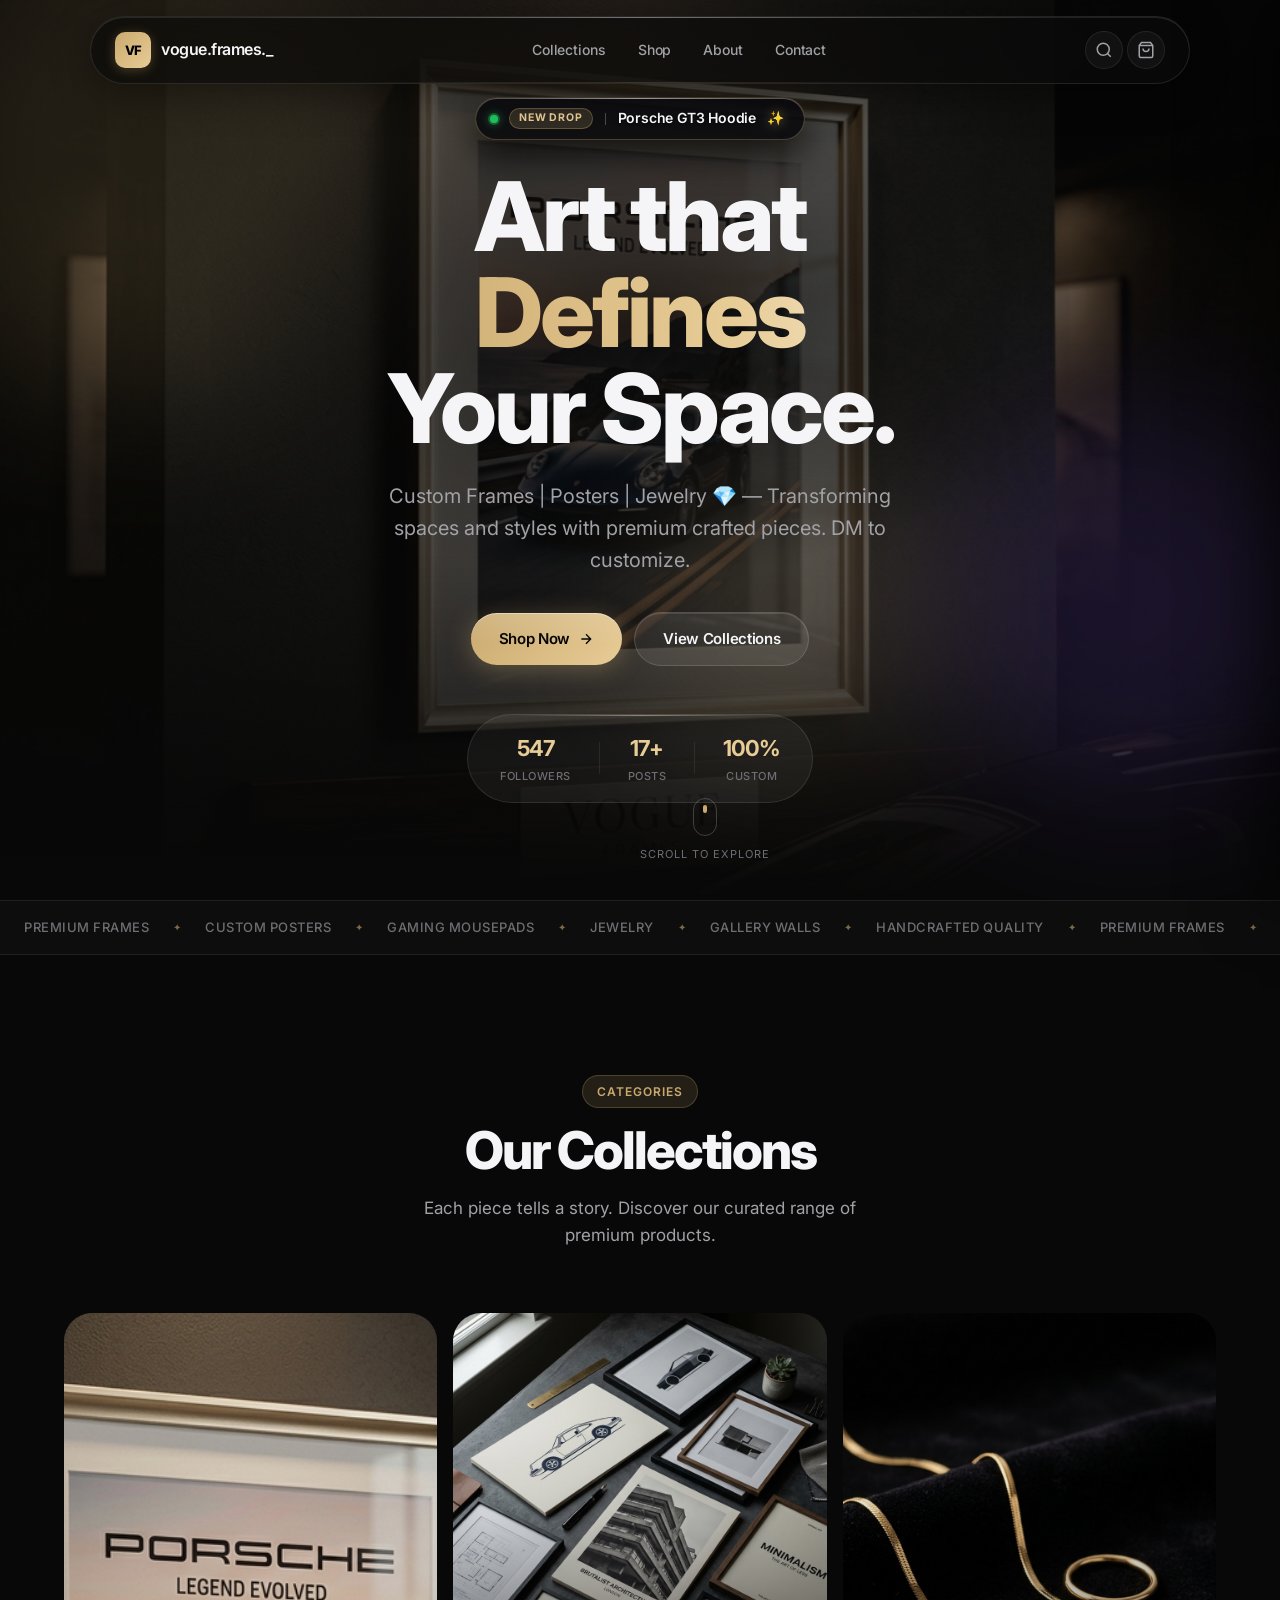
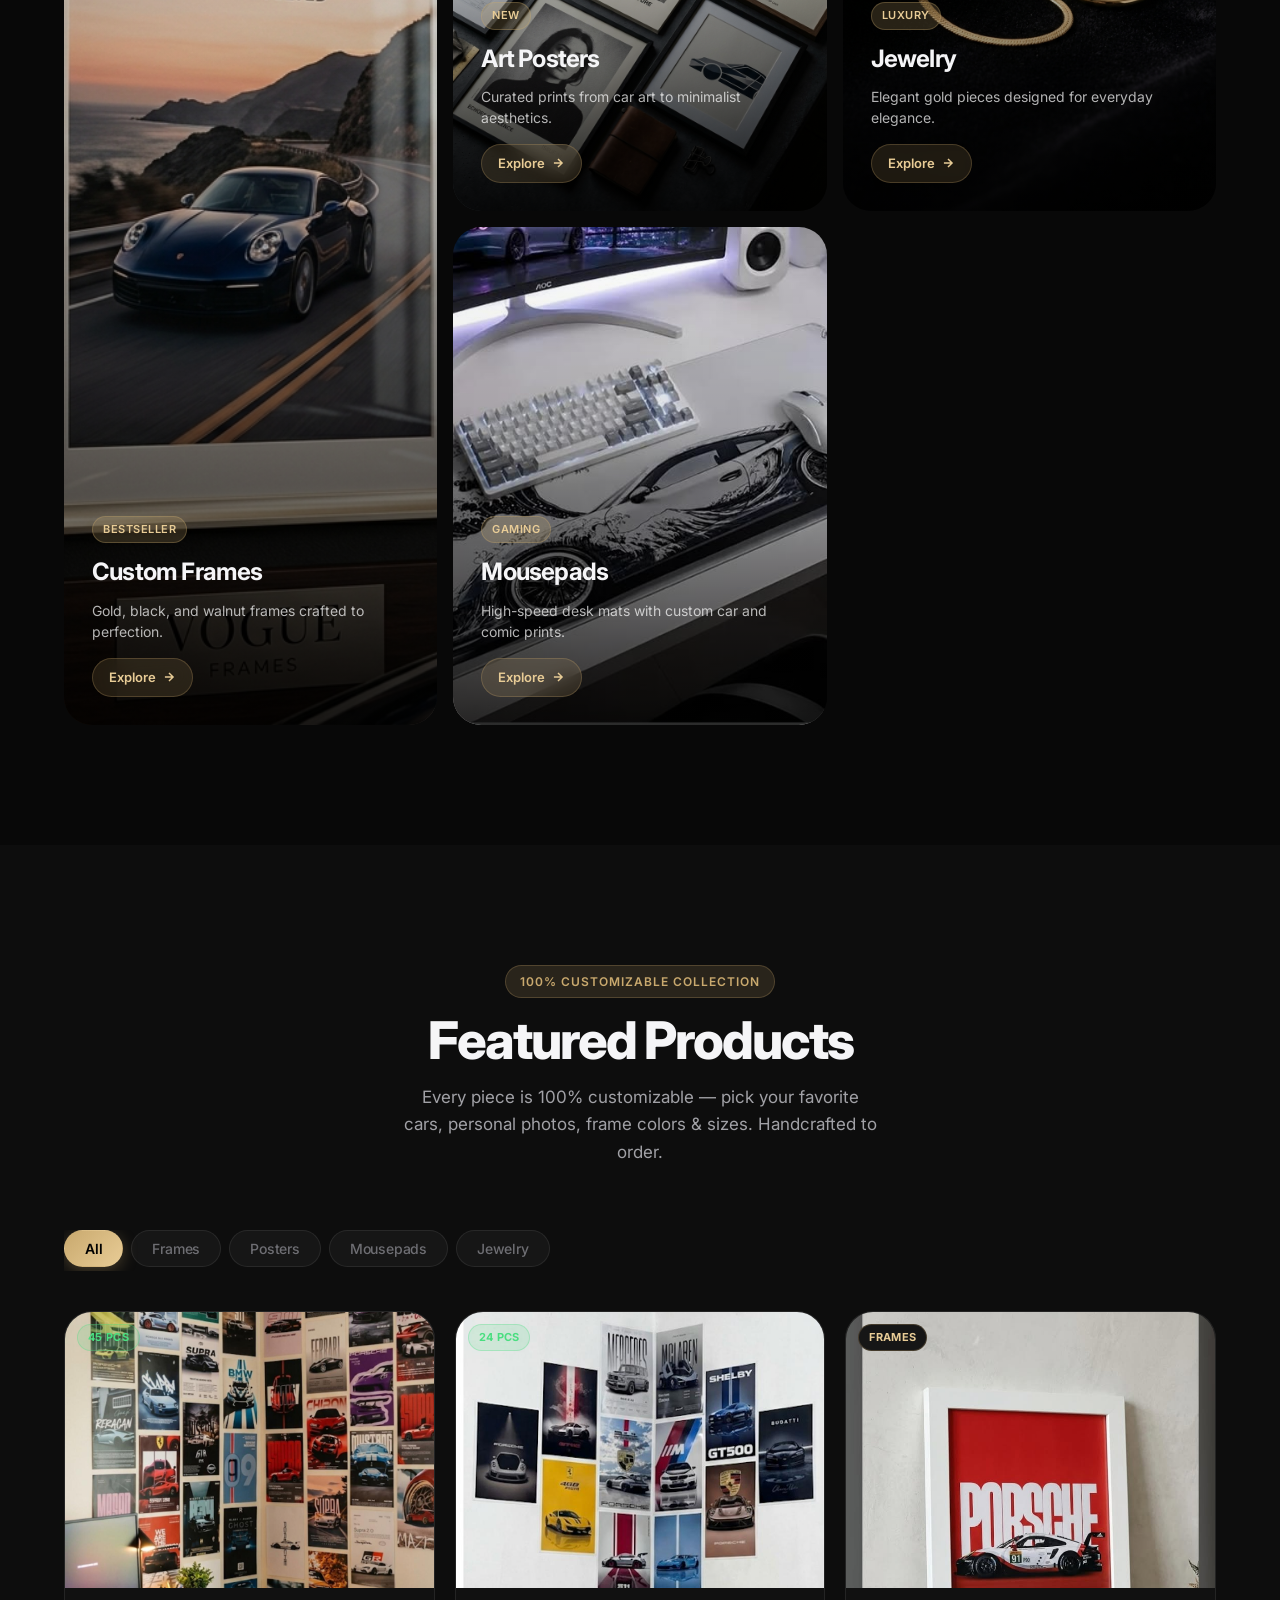
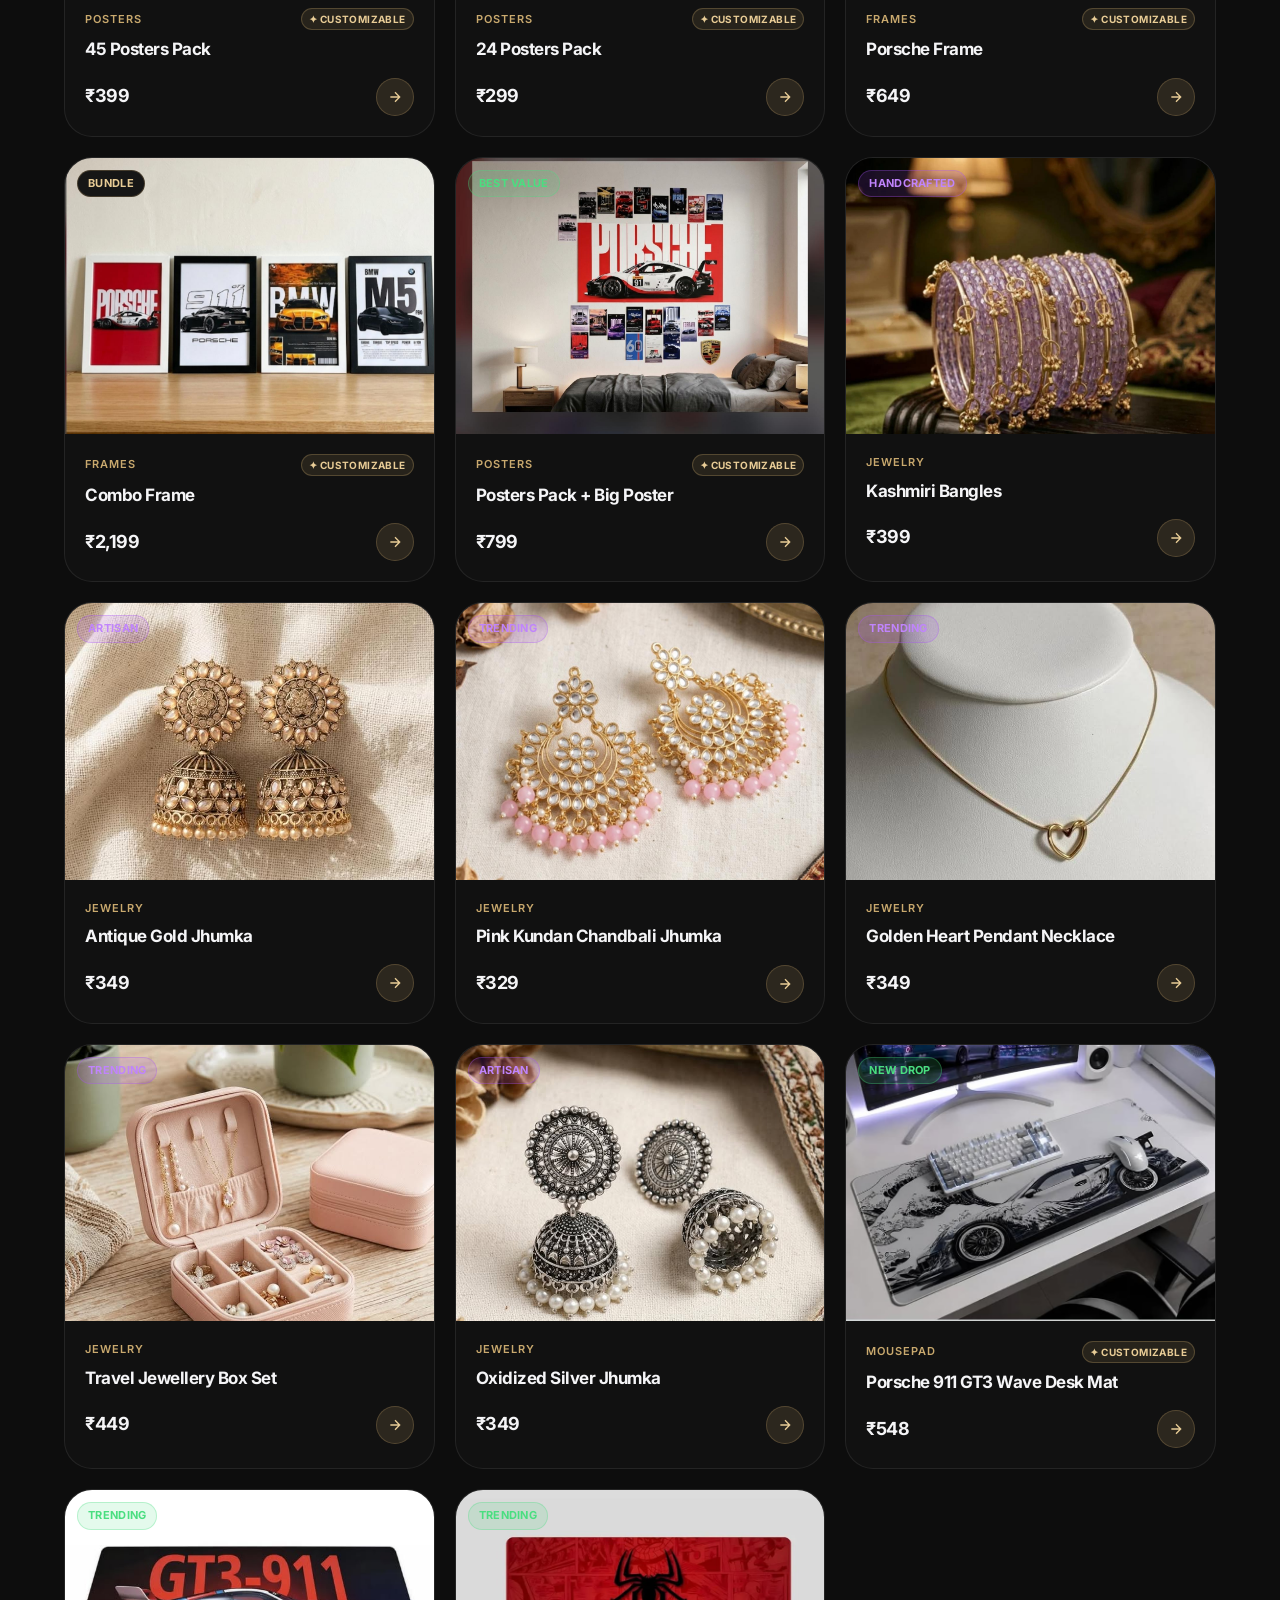
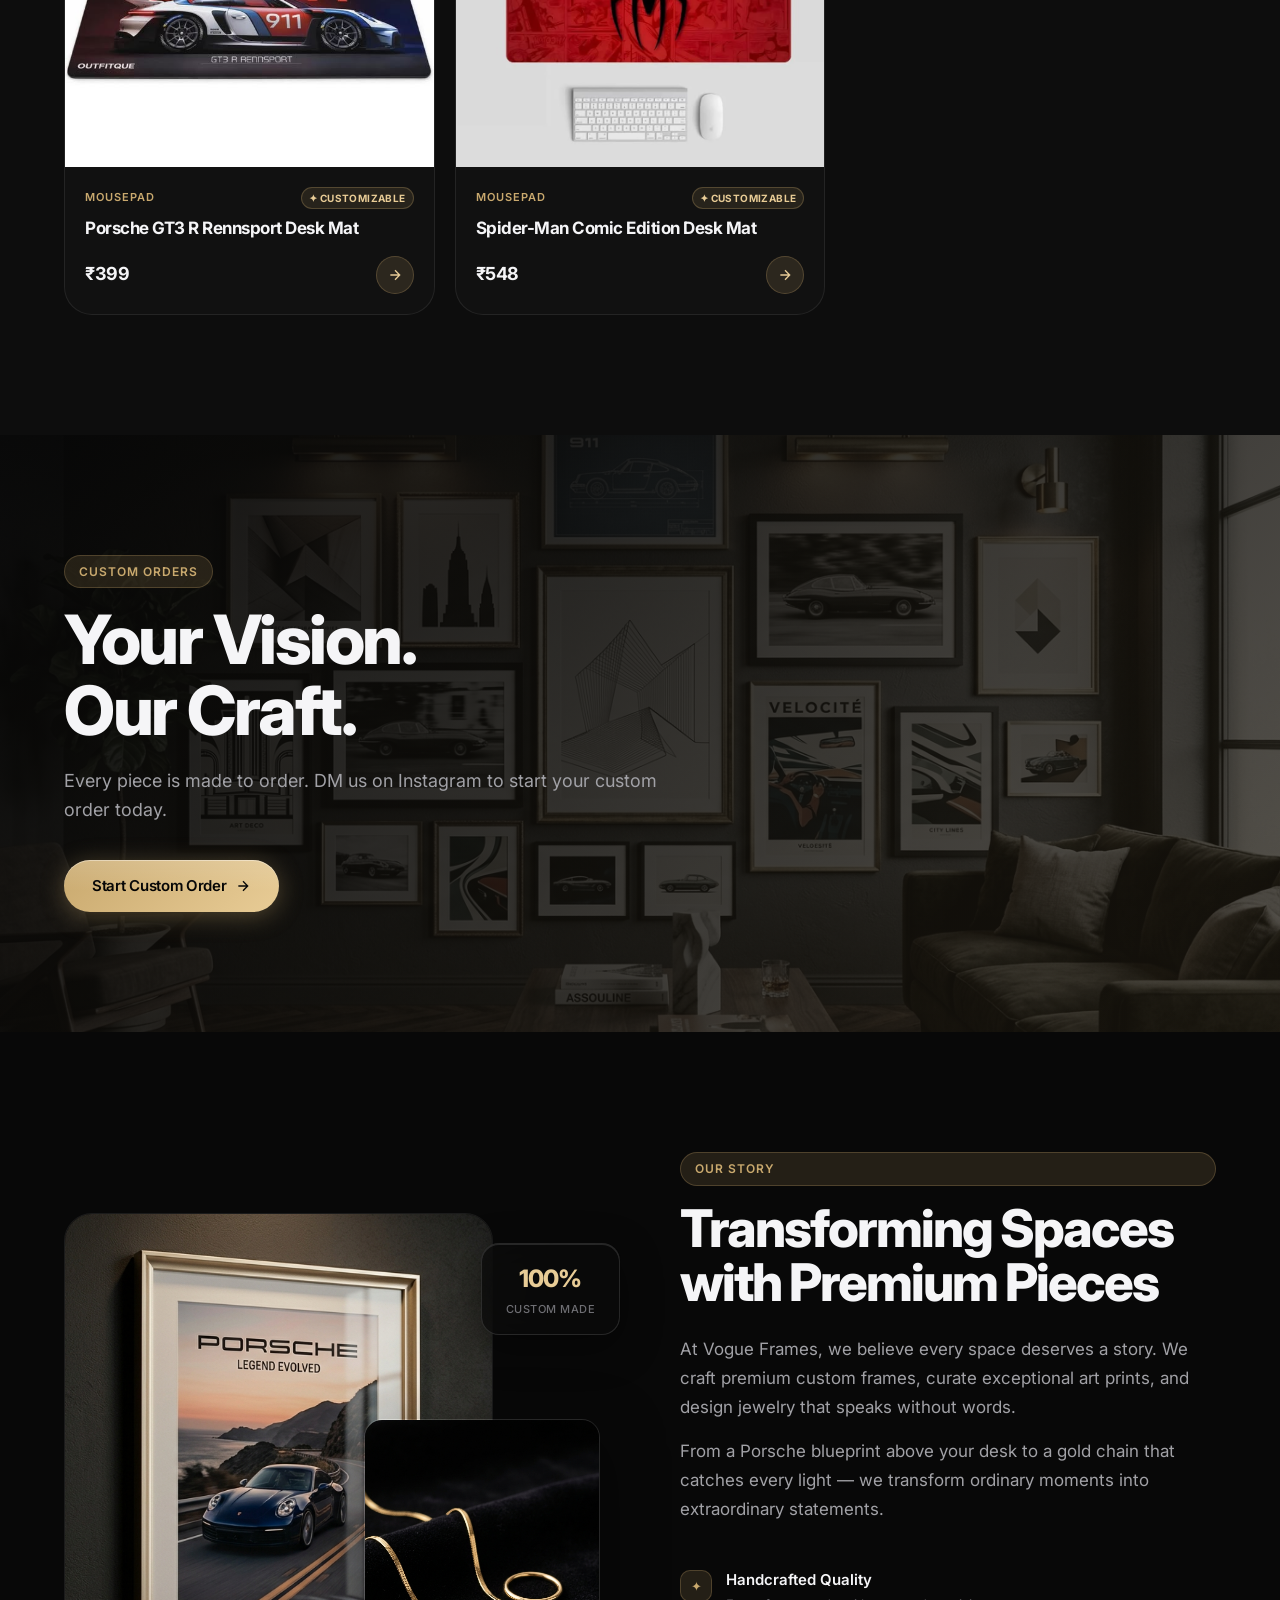
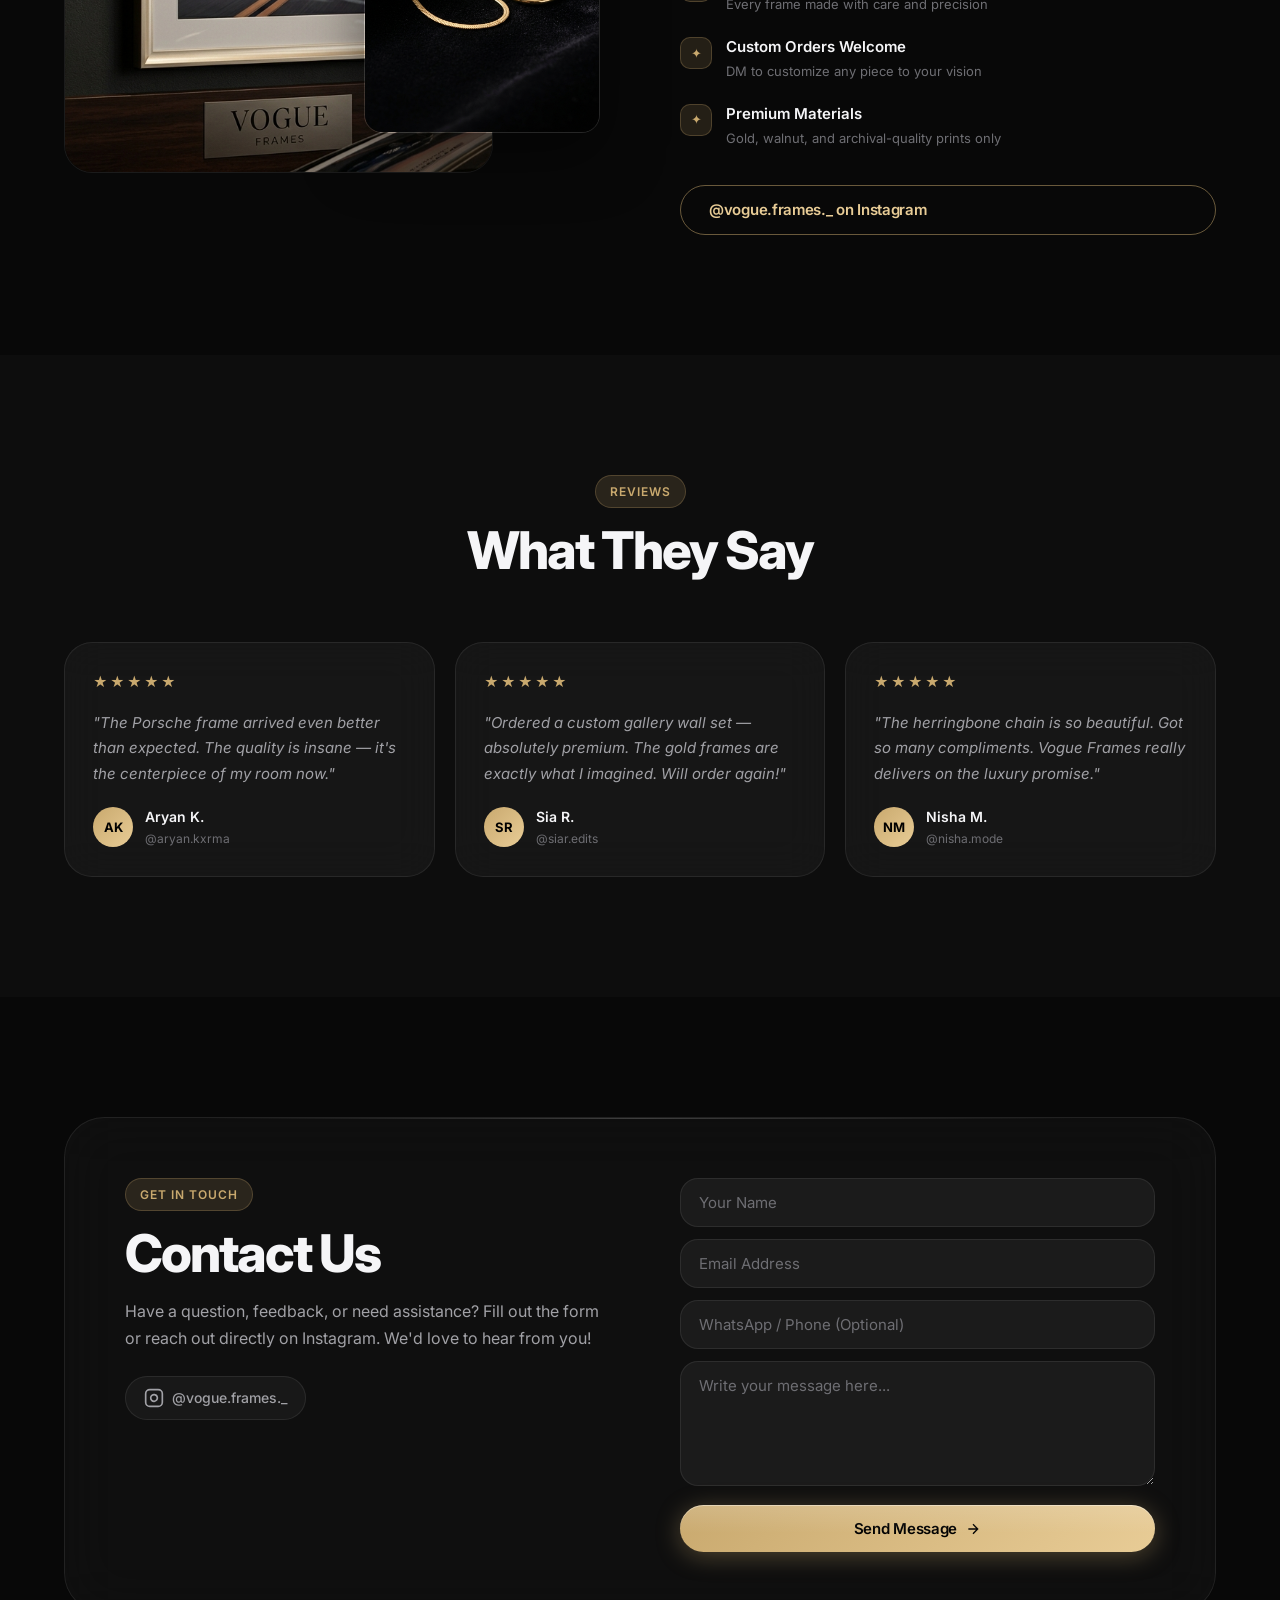
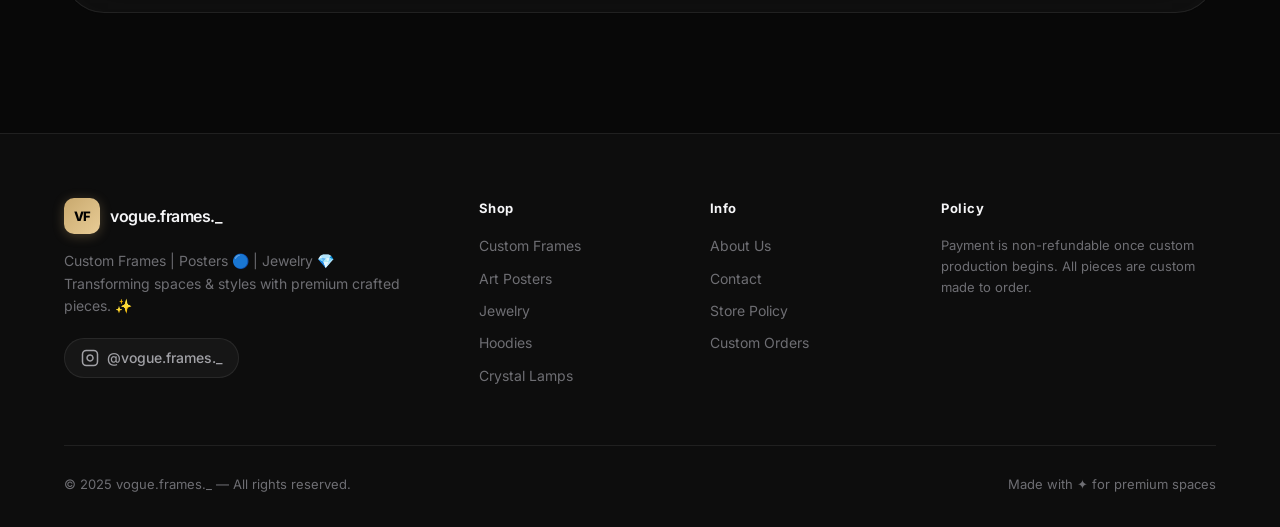
<file: index.html>
<!DOCTYPE html>
<html lang="en">
<head>
  <meta charset="UTF-8" />
  <meta name="viewport" content="width=device-width, initial-scale=1.0" />
  <meta name="description" content="vogue.frames._ — Custom Frames | Posters | Jewelry. Transforming spaces and styles with premium crafted pieces. DM to customize." />
  <meta property="og:title" content="vogue.frames._ — Custom Frames, Posters & Jewelry" />
  <meta property="og:description" content="Custom Frames | Posters | Jewelry — Transforming spaces and styles with premium crafted pieces ✨ DM to customize your order." />
  <title>vogue.frames._ — Custom Frames, Posters & Jewelry</title>
  <link rel="preconnect" href="https://fonts.googleapis.com" />
  <link rel="preconnect" href="https://fonts.gstatic.com" crossorigin />
  <link href="https://fonts.googleapis.com/css2?family=Inter:wght@300;400;500;600;700;800;900&display=swap" rel="stylesheet" />
  <link rel="stylesheet" href="styles.css" />
</head>
<body>

  <!-- ========== NAV ========== -->
  <nav class="nav" id="nav">
    <div class="nav-inner">
      <a href="#" class="nav-logo" id="nav-logo-link">
        <div class="logo-mark">VF</div>
        <span class="logo-text">vogue.frames._</span>
      </a>
      <ul class="nav-links" id="nav-links">
        <li><a href="#collections" class="nav-link">Collections</a></li>
        <li><a href="#products" class="nav-link">Shop</a></li>
        <li><a href="#about" class="nav-link">About</a></li>
        <li><a href="#contact" class="nav-link">Contact</a></li>
      </ul>
      <div class="nav-actions">
        <button class="nav-icon-btn" id="search-btn" aria-label="Search">
          <svg width="18" height="18" viewBox="0 0 24 24" fill="none" stroke="currentColor" stroke-width="2"><circle cx="11" cy="11" r="8"/><path d="m21 21-4.35-4.35"/></svg>
        </button>
        <button class="nav-icon-btn" id="cart-btn" aria-label="Cart" onclick="toggleCart()">
          <svg width="18" height="18" viewBox="0 0 24 24" fill="none" stroke="currentColor" stroke-width="2"><path d="M6 2 3 6v14a2 2 0 0 0 2 2h14a2 2 0 0 0 2-2V6l-3-4z"/><line x1="3" y1="6" x2="21" y2="6"/><path d="M16 10a4 4 0 0 1-8 0"/></svg>
          <span class="cart-badge" id="cart-badge">0</span>
        </button>
        <button class="nav-hamburger" id="hamburger" aria-label="Menu" onclick="toggleMobile()">
          <span></span><span></span><span></span>
        </button>
      </div>
    </div>
  </nav>

  <!-- Mobile Menu -->
  <div class="mobile-menu" id="mobileMenu">
    <div class="mobile-menu-inner">
      <a href="#collections" class="mobile-link" onclick="closeMobile()">Collections</a>
      <a href="#products" class="mobile-link" onclick="closeMobile()">Shop</a>
      <a href="#about" class="mobile-link" onclick="closeMobile()">About</a>
      <a href="#contact" class="mobile-link" onclick="closeMobile()">Contact</a>
      <a href="#contact" class="mobile-link mobile-cta" onclick="closeMobile()">DM to Order</a>
    </div>
  </div>

  <!-- ========== HERO ========== -->
  <section class="hero" id="hero">
    <div class="hero-bg">
      <img src="hero_frames.jpg" alt="Premium Vogue Frames Gallery" class="hero-bg-img" />
      <div class="hero-bg-overlay"></div>
    </div>

    <!-- Floating orbs -->
    <div class="orb orb-1"></div>
    <div class="orb orb-2"></div>
    <div class="orb orb-3"></div>

    <div class="hero-content">
      <a href="#products" class="hero-badge glass-pill" id="hero-badge-link" aria-label="New Drop: Porsche GT3 Hoodie">
        <span class="badge-dot"></span>
        <span class="badge-tag">NEW DROP</span>
        <span class="badge-divider"></span>
        <span class="badge-title">Porsche GT3 Hoodie</span>
        <span class="badge-sparkle">&#10024;</span>
      </a>
      <h1 class="hero-title">
        <span class="title-line">Art that</span>
        <span class="title-line title-gradient">Defines</span>
        <span class="title-line">Your Space.</span>
      </h1>
      <p class="hero-subtitle">Custom Frames | Posters | Jewelry &#128142; — Transforming spaces and styles with premium crafted pieces. DM to customize.</p>
      <div class="hero-actions">
        <a href="#products" class="btn btn-primary liquid-btn" id="hero-shop-btn">
          <span>Shop Now</span>
          <svg width="16" height="16" viewBox="0 0 24 24" fill="none" stroke="currentColor" stroke-width="2"><path d="M5 12h14M12 5l7 7-7 7"/></svg>
        </a>
        <a href="#collections" class="btn btn-glass" id="hero-collections-btn">
          <span>View Collections</span>
        </a>
      </div>
      <div class="hero-stats">
        <div class="stat-item glass-stat">
          <span class="stat-num">547</span>
          <span class="stat-label">Followers</span>
        </div>
        <div class="stat-divider"></div>
        <div class="stat-item glass-stat">
          <span class="stat-num">17+</span>
          <span class="stat-label">Posts</span>
        </div>
        <div class="stat-divider"></div>
        <div class="stat-item glass-stat">
          <span class="stat-num">100%</span>
          <span class="stat-label">Custom</span>
        </div>
      </div>
    </div>

    <div class="hero-scroll">
      <div class="scroll-indicator">
        <div class="scroll-dot"></div>
      </div>
      <span>Scroll to explore</span>
    </div>
  </section>

  <!-- ========== MARQUEE ========== -->
  <section class="marquee-section">
    <div class="marquee-track">
      <div class="marquee-inner" id="marqueeInner">
        <span class="marquee-item">Premium Frames</span>
        <span class="marquee-dot">✦</span>
        <span class="marquee-item">Custom Posters</span>
        <span class="marquee-dot">✦</span>
        <span class="marquee-item">Gaming Mousepads</span>
        <span class="marquee-dot">✦</span>
        <span class="marquee-item">Jewelry</span>
        <span class="marquee-dot">✦</span>
        <span class="marquee-item">Gallery Walls</span>
        <span class="marquee-dot">✦</span>
        <span class="marquee-item">Handcrafted Quality</span>
        <span class="marquee-dot">✦</span>
        <span class="marquee-item">Premium Frames</span>
        <span class="marquee-dot">✦</span>
        <span class="marquee-item">Custom Posters</span>
        <span class="marquee-dot">✦</span>
        <span class="marquee-item">Gaming Mousepads</span>
        <span class="marquee-dot">✦</span>
        <span class="marquee-item">Jewelry</span>
        <span class="marquee-dot">✦</span>
        <span class="marquee-item">Gallery Walls</span>
        <span class="marquee-dot">✦</span>
        <span class="marquee-item">Handcrafted Quality</span>
        <span class="marquee-dot">✦</span>
      </div>
    </div>
  </section>

  <!-- ========== COLLECTIONS ========== -->
  <section class="collections" id="collections">
    <div class="container">
      <div class="section-header reveal">
        <div class="section-badge">Categories</div>
        <h2 class="section-title">Our Collections</h2>
        <p class="section-subtitle">Each piece tells a story. Discover our curated range of premium products.</p>
      </div>

      <div class="collections-grid">
        <div class="collection-card large reveal" data-delay="0">
          <div class="card-img-wrap">
            <img src="hero_frames.jpg" alt="Custom Frames Collection" loading="lazy" />
          </div>
          <div class="card-glass-overlay">
            <div class="card-content">
              <div class="card-tag">Bestseller</div>
              <h3 class="card-title">Custom Frames</h3>
              <p class="card-desc">Gold, black, and walnut frames crafted to perfection.</p>
              <a href="#products" class="card-btn">
                <span>Explore</span>
                <svg width="14" height="14" viewBox="0 0 24 24" fill="none" stroke="currentColor" stroke-width="2.5"><path d="M5 12h14M12 5l7 7-7 7"/></svg>
              </a>
            </div>
          </div>
        </div>

        <div class="collection-card reveal" data-delay="100">
          <div class="card-img-wrap">
            <img src="product_posters.jpg" alt="Art Posters Collection" loading="lazy" />
          </div>
          <div class="card-glass-overlay">
            <div class="card-content">
              <div class="card-tag">New</div>
              <h3 class="card-title">Art Posters</h3>
              <p class="card-desc">Curated prints from car art to minimalist aesthetics.</p>
              <a href="#products" class="card-btn">
                <span>Explore</span>
                <svg width="14" height="14" viewBox="0 0 24 24" fill="none" stroke="currentColor" stroke-width="2.5"><path d="M5 12h14M12 5l7 7-7 7"/></svg>
              </a>
            </div>
          </div>
        </div>

        <div class="collection-card reveal" data-delay="200">
          <div class="card-img-wrap">
            <img src="product_jewelry.jpg" alt="Jewelry Collection" loading="lazy" />
          </div>
          <div class="card-glass-overlay">
            <div class="card-content">
              <div class="card-tag">Luxury</div>
              <h3 class="card-title">Jewelry</h3>
              <p class="card-desc">Elegant gold pieces designed for everyday elegance.</p>
              <a href="#products" class="card-btn">
                <span>Explore</span>
                <svg width="14" height="14" viewBox="0 0 24 24" fill="none" stroke="currentColor" stroke-width="2.5"><path d="M5 12h14M12 5l7 7-7 7"/></svg>
              </a>
            </div>
          </div>
        </div>

        <div class="collection-card reveal" data-delay="300">
          <div class="card-img-wrap">
            <img src="porsche-mousepad.jpg" alt="Mousepads Collection" loading="lazy" />
          </div>
          <div class="card-glass-overlay">
            <div class="card-content">
              <div class="card-tag">Gaming</div>
              <h3 class="card-title">Mousepads</h3>
              <p class="card-desc">High-speed desk mats with custom car and comic prints.</p>
              <a href="#products" class="card-btn">
                <span>Explore</span>
                <svg width="14" height="14" viewBox="0 0 24 24" fill="none" stroke="currentColor" stroke-width="2.5"><path d="M5 12h14M12 5l7 7-7 7"/></svg>
              </a>
            </div>
          </div>
        </div>
      </div>
    </div>
  </section>

  <!-- ========== PRODUCTS ========== -->
  <section class="products" id="products">
    <div class="container">
      <div class="section-header reveal">
        <div class="section-badge">100% Customizable Collection</div>
        <h2 class="section-title">Featured Products</h2>
        <p class="section-subtitle">Every piece is 100% customizable — pick your favorite cars, personal photos, frame colors & sizes. Handcrafted to order.</p>
      </div>

      <!-- Filter Pills -->
      <div class="filter-wrap reveal">
        <div class="filter-pills" id="filterPills">
          <button class="filter-pill active" data-filter="all" id="filter-all">All</button>
          <button class="filter-pill" data-filter="frames" id="filter-frames">Frames</button>
          <button class="filter-pill" data-filter="posters" id="filter-posters">Posters</button>
          <button class="filter-pill" data-filter="mousepad" id="filter-mousepad">Mousepads</button>
          <button class="filter-pill" data-filter="jewelry" id="filter-jewelry">Jewelry</button>
        </div>
      </div>

      <div class="products-grid" id="productsGrid">

        <!-- 45 Car Posters Pack — FIRST POSTER PRODUCT -->
        <div class="product-card reveal" data-category="posters" data-delay="0" data-url="product.html?id=45-posters-pack" onclick="window.location.href='product.html?id=45-posters-pack'">
          <div class="product-img-wrap">
            <img src="product_45posters.jpg" alt="45 Posters Pack" loading="lazy" />
            <div class="product-badge new">45 Pcs</div>
          </div>
          <div class="product-info">
            <div class="product-category">
              <span>Posters</span>
              <span class="custom-badge-inline">✦ Customizable</span>
            </div>
            <h3 class="product-name"><a href="product.html?id=45-posters-pack" class="product-name-link">45 Posters Pack</a></h3>
            <div class="product-footer">
              <div class="product-price">
                <span class="price-current">&#8377;399</span>
              </div>
              <div class="product-view-btn" aria-label="View product details">
                <svg width="16" height="16" viewBox="0 0 24 24" fill="none" stroke="currentColor" stroke-width="2"><path d="M5 12h14M12 5l7 7-7 7"/></svg>
              </div>
            </div>
          </div>
        </div>

        <!-- 24 Posters Pack -->
        <div class="product-card reveal" data-category="posters" data-delay="100" data-url="product.html?id=24-posters-pack" onclick="window.location.href='product.html?id=24-posters-pack'">
          <div class="product-img-wrap">
            <img src="product_24posters.jpg" alt="24 Posters Pack" loading="lazy" />
            <div class="product-badge new">24 Pcs</div>
          </div>
          <div class="product-info">
            <div class="product-category">
              <span>Posters</span>
              <span class="custom-badge-inline">✦ Customizable</span>
            </div>
            <h3 class="product-name"><a href="product.html?id=24-posters-pack" class="product-name-link">24 Posters Pack</a></h3>
            <div class="product-footer">
              <div class="product-price">
                <span class="price-current">&#8377;299</span>
              </div>
              <div class="product-view-btn" aria-label="View product details">
                <svg width="16" height="16" viewBox="0 0 24 24" fill="none" stroke="currentColor" stroke-width="2"><path d="M5 12h14M12 5l7 7-7 7"/></svg>
              </div>
            </div>
          </div>
        </div>

        <!-- Porsche Frame -->
        <div class="product-card reveal" data-category="frames" data-delay="200" data-url="product.html?id=porsche-frame" onclick="window.location.href='product.html?id=porsche-frame'">
          <div class="product-img-wrap">
            <img src="product_frame1.jpg" alt="Porsche Frame" loading="lazy" />
            <div class="product-badge">Frames</div>
          </div>
          <div class="product-info">
            <div class="product-category">
              <span>Frames</span>
              <span class="custom-badge-inline">✦ Customizable</span>
            </div>
            <h3 class="product-name"><a href="product.html?id=porsche-frame" class="product-name-link">Porsche Frame</a></h3>
            <div class="product-footer">
              <div class="product-price">
                <span class="price-current">&#8377;649</span>
              </div>
              <div class="product-view-btn" aria-label="View product details">
                <svg width="16" height="16" viewBox="0 0 24 24" fill="none" stroke="currentColor" stroke-width="2"><path d="M5 12h14M12 5l7 7-7 7"/></svg>
              </div>
            </div>
          </div>
        </div>

        <!-- Combo Frame -->
        <div class="product-card reveal" data-category="frames" data-delay="300" data-url="product.html?id=combo-frame" onclick="window.location.href='product.html?id=combo-frame'">
          <div class="product-img-wrap">
            <img src="product_combo_frame.jpg" alt="Combo Frame" loading="lazy" />
            <div class="product-badge">Bundle</div>
          </div>
          <div class="product-info">
            <div class="product-category">
              <span>Frames</span>
              <span class="custom-badge-inline">✦ Customizable</span>
            </div>
            <h3 class="product-name"><a href="product.html?id=combo-frame" class="product-name-link">Combo Frame</a></h3>
            <div class="product-footer">
              <div class="product-price">
                <span class="price-current">&#8377;2,199</span>
              </div>
              <div class="product-view-btn" aria-label="View product details">
                <svg width="16" height="16" viewBox="0 0 24 24" fill="none" stroke="currentColor" stroke-width="2"><path d="M5 12h14M12 5l7 7-7 7"/></svg>
              </div>
            </div>
          </div>
        </div>

        <!-- Posters Pack + Big Poster -->
        <div class="product-card reveal" data-category="posters" data-delay="200" data-url="product.html?id=posters-pack-big-poster" onclick="window.location.href='product.html?id=posters-pack-big-poster'">
          <div class="product-img-wrap">
            <img src="product_bigposter_pack.jpg" alt="Posters Pack + Big Poster" loading="lazy" />
            <div class="product-badge new">Best Value</div>
          </div>
          <div class="product-info">
            <div class="product-category">
              <span>Posters</span>
              <span class="custom-badge-inline">✦ Customizable</span>
            </div>
            <h3 class="product-name"><a href="product.html?id=posters-pack-big-poster" class="product-name-link">Posters Pack + Big Poster</a></h3>
            <div class="product-footer">
              <div class="product-price">
                <span class="price-current">&#8377;799</span>
              </div>
              <div class="product-view-btn" aria-label="View product details">
                <svg width="16" height="16" viewBox="0 0 24 24" fill="none" stroke="currentColor" stroke-width="2"><path d="M5 12h14M12 5l7 7-7 7"/></svg>
              </div>
            </div>
          </div>
        </div>

        <!-- Kashmiri Bangles — FIRST JEWELRY PRODUCT -->
        <div class="product-card reveal" data-category="jewelry" data-delay="300" data-url="product.html?id=kashmiri-bangles" onclick="window.location.href='product.html?id=kashmiri-bangles'">
          <div class="product-img-wrap">
            <img src="product_kashmiri_bangles.jpg" alt="Kashmiri Bangles" loading="lazy" />
            <div class="product-badge luxury">Handcrafted</div>
          </div>
          <div class="product-info">
            <div class="product-category">
              <span>Jewelry</span>
            </div>
            <h3 class="product-name"><a href="product.html?id=kashmiri-bangles" class="product-name-link">Kashmiri Bangles</a></h3>
            <div class="product-footer">
              <div class="product-price">
                <span class="price-current">&#8377;399</span>
              </div>
              <div class="product-view-btn" aria-label="View product details">
                <svg width="16" height="16" viewBox="0 0 24 24" fill="none" stroke="currentColor" stroke-width="2"><path d="M5 12h14M12 5l7 7-7 7"/></svg>
              </div>
            </div>
          </div>
        </div>

        <!-- Antique Gold Jhumka — JEWELRY PRODUCT -->
        <div class="product-card reveal" data-category="jewelry" data-delay="100" data-url="product.html?id=jhumka" onclick="window.location.href='product.html?id=jhumka'">
          <div class="product-img-wrap">
            <img src="product_jhumka.jpg" alt="Antique Gold Jhumka" loading="lazy" />
            <div class="product-badge luxury">Artisan</div>
          </div>
          <div class="product-info">
            <div class="product-category">
              <span>Jewelry</span>
            </div>
            <h3 class="product-name"><a href="product.html?id=jhumka" class="product-name-link">Antique Gold Jhumka</a></h3>
            <div class="product-footer">
              <div class="product-price">
                <span class="price-current">&#8377;349</span>
              </div>
              <div class="product-view-btn" aria-label="View product details">
                <svg width="16" height="16" viewBox="0 0 24 24" fill="none" stroke="currentColor" stroke-width="2"><path d="M5 12h14M12 5l7 7-7 7"/></svg>
              </div>
            </div>
          </div>
        </div>

        <!-- Pink Kundan Chandbali Jhumka — JEWELRY PRODUCT -->
        <div class="product-card reveal" data-category="jewelry" data-delay="200" data-url="product.html?id=pink-kundan-jhumka" onclick="window.location.href='product.html?id=pink-kundan-jhumka'">
          <div class="product-img-wrap">
            <img src="product_pink_jhumka.jpg" alt="Pink Kundan Chandbali Jhumka" loading="lazy" />
            <div class="product-badge luxury">Trending</div>
          </div>
          <div class="product-info">
            <div class="product-category">
              <span>Jewelry</span>
            </div>
            <h3 class="product-name"><a href="product.html?id=pink-kundan-jhumka" class="product-name-link">Pink Kundan Chandbali Jhumka</a></h3>
            <div class="product-footer">
              <div class="product-price">
                <span class="price-current">&#8377;329</span>
              </div>
              <div class="product-view-btn" aria-label="View product details">
                <svg width="16" height="16" viewBox="0 0 24 24" fill="none" stroke="currentColor" stroke-width="2"><path d="M5 12h14M12 5l7 7-7 7"/></svg>
              </div>
            </div>
          </div>
        </div>

        <!-- Golden Heart Pendant Necklace — JEWELRY PRODUCT -->
        <div class="product-card reveal" data-category="jewelry" data-delay="300" data-url="product.html?id=heart-necklace" onclick="window.location.href='product.html?id=heart-necklace'">
          <div class="product-img-wrap">
            <img src="product_heart_necklace.jpg" alt="Golden Heart Pendant Necklace" loading="lazy" />
            <div class="product-badge luxury">Trending</div>
          </div>
          <div class="product-info">
            <div class="product-category">
              <span>Jewelry</span>
            </div>
            <h3 class="product-name"><a href="product.html?id=heart-necklace" class="product-name-link">Golden Heart Pendant Necklace</a></h3>
            <div class="product-footer">
              <div class="product-price">
                <span class="price-current">&#8377;349</span>
              </div>
              <div class="product-view-btn" aria-label="View product details">
                <svg width="16" height="16" viewBox="0 0 24 24" fill="none" stroke="currentColor" stroke-width="2"><path d="M5 12h14M12 5l7 7-7 7"/></svg>
              </div>
            </div>
          </div>
        </div>

        <!-- Travel Jewellery Box Set — JEWELRY PRODUCT -->
        <div class="product-card reveal" data-category="jewelry" data-delay="100" data-url="product.html?id=jewellery-set" onclick="window.location.href='product.html?id=jewellery-set'">
          <div class="product-img-wrap">
            <img src="product_jewellery_set.jpg" onerror="this.onerror=null;this.src='product_jewelry.jpg'" alt="Travel Jewellery Box Set" loading="lazy" />
            <div class="product-badge luxury">Trending</div>
          </div>
          <div class="product-info">
            <div class="product-category">
              <span>Jewelry</span>
            </div>
            <h3 class="product-name"><a href="product.html?id=jewellery-set" class="product-name-link">Travel Jewellery Box Set</a></h3>
            <div class="product-footer">
              <div class="product-price">
                <span class="price-current">&#8377;449</span>
              </div>
              <div class="product-view-btn" aria-label="View product details">
                <svg width="16" height="16" viewBox="0 0 24 24" fill="none" stroke="currentColor" stroke-width="2"><path d="M5 12h14M12 5l7 7-7 7"/></svg>
              </div>
            </div>
          </div>
        </div>

        <!-- Oxidized Silver Jhumka — JEWELRY PRODUCT -->
        <div class="product-card reveal" data-category="jewelry" data-delay="200" data-url="product.html?id=silver-jhumka" onclick="window.location.href='product.html?id=silver-jhumka'">
          <div class="product-img-wrap">
            <img src="silver-jhumka.jpg" onerror="this.onerror=null;this.src='product_jewelry.jpg'" alt="Oxidized Silver Jhumka" loading="lazy" />
            <div class="product-badge luxury">Artisan</div>
          </div>
          <div class="product-info">
            <div class="product-category">
              <span>Jewelry</span>
            </div>
            <h3 class="product-name"><a href="product.html?id=silver-jhumka" class="product-name-link">Oxidized Silver Jhumka</a></h3>
            <div class="product-footer">
              <div class="product-price">
                <span class="price-current">&#8377;349</span>
              </div>
              <div class="product-view-btn" aria-label="View product details">
                <svg width="16" height="16" viewBox="0 0 24 24" fill="none" stroke="currentColor" stroke-width="2"><path d="M5 12h14M12 5l7 7-7 7"/></svg>
              </div>
            </div>
          </div>
        </div>

        <!-- Porsche 911 GT3 Wave Mousepad — MOUSEPAD PRODUCT -->
        <div class="product-card reveal" data-category="mousepad" data-delay="300" data-url="product.html?id=porsche-mousepad" onclick="window.location.href='product.html?id=porsche-mousepad'">
          <div class="product-img-wrap">
            <img src="porsche-mousepad.jpg" onerror="this.onerror=null;this.src='hero_frames.jpg'" alt="Porsche 911 GT3 Wave Desk Mat Mousepad" loading="lazy" />
            <div class="product-badge new">New Drop</div>
          </div>
          <div class="product-info">
            <div class="product-category">
              <span>Mousepad</span>
              <span class="custom-badge-inline">✦ Customizable</span>
            </div>
            <h3 class="product-name"><a href="product.html?id=porsche-mousepad" class="product-name-link">Porsche 911 GT3 Wave Desk Mat</a></h3>
            <div class="product-footer">
              <div class="product-price">
                <span class="price-current">&#8377;548</span>
              </div>
              <div class="product-view-btn" aria-label="View product details">
                <svg width="16" height="16" viewBox="0 0 24 24" fill="none" stroke="currentColor" stroke-width="2"><path d="M5 12h14M12 5l7 7-7 7"/></svg>
              </div>
            </div>
          </div>
        </div>

        <!-- Porsche GT3 R Rennsport Mousepad — MOUSEPAD PRODUCT -->
        <div class="product-card reveal" data-category="mousepad" data-delay="100" data-url="product.html?id=gt3-rennsport-mousepad" onclick="window.location.href='product.html?id=gt3-rennsport-mousepad'">
          <div class="product-img-wrap">
            <img src="gt3-rennsport-mousepad.jpg" onerror="this.onerror=null;this.src='hero_frames.jpg'" alt="Porsche GT3 R Rennsport Desk Mat" loading="lazy" />
            <div class="product-badge new">Trending</div>
          </div>
          <div class="product-info">
            <div class="product-category">
              <span>Mousepad</span>
              <span class="custom-badge-inline">✦ Customizable</span>
            </div>
            <h3 class="product-name"><a href="product.html?id=gt3-rennsport-mousepad" class="product-name-link">Porsche GT3 R Rennsport Desk Mat</a></h3>
            <div class="product-footer">
              <div class="product-price">
                <span class="price-current">&#8377;399</span>
              </div>
              <div class="product-view-btn" aria-label="View product details">
                <svg width="16" height="16" viewBox="0 0 24 24" fill="none" stroke="currentColor" stroke-width="2"><path d="M5 12h14M12 5l7 7-7 7"/></svg>
              </div>
            </div>
          </div>
        </div>

        <!-- Spider-Man Comic Edition Desk Mat — MOUSEPAD PRODUCT -->
        <div class="product-card reveal" data-category="mousepad" data-delay="100" data-url="product.html?id=spiderman-mousepad" onclick="window.location.href='product.html?id=spiderman-mousepad'">
          <div class="product-img-wrap">
            <img src="spiderman-mousepad.jpg" onerror="this.onerror=null;this.src='hero_frames.jpg'" alt="Spider-Man Comic Edition Desk Mat Mousepad" loading="lazy" />
            <div class="product-badge new">Trending</div>
          </div>
          <div class="product-info">
            <div class="product-category">
              <span>Mousepad</span>
              <span class="custom-badge-inline">✦ Customizable</span>
            </div>
            <h3 class="product-name"><a href="product.html?id=spiderman-mousepad" class="product-name-link">Spider-Man Comic Edition Desk Mat</a></h3>
            <div class="product-footer">
              <div class="product-price">
                <span class="price-current">&#8377;548</span>
              </div>
              <div class="product-view-btn" aria-label="View product details">
                <svg width="16" height="16" viewBox="0 0 24 24" fill="none" stroke="currentColor" stroke-width="2"><path d="M5 12h14M12 5l7 7-7 7"/></svg>
              </div>
            </div>
          </div>
        </div>

      </div>
    </div>
  </section>

  <!-- ========== BANNER CTA ========== -->
  <section class="cta-banner reveal">
    <div class="cta-banner-bg">
      <img src="collection_banner.jpg" alt="Gallery Wall" />
      <div class="cta-banner-overlay"></div>
    </div>
    <div class="container">
      <div class="cta-banner-content">
        <div class="section-badge">Custom Orders</div>
        <h2 class="cta-banner-title">Your Vision.<br/>Our Craft.</h2>
        <p class="cta-banner-subtitle">Every piece is made to order. DM us on Instagram to start your custom order today.</p>
        <a href="#contact" class="btn btn-primary liquid-btn" id="cta-order-btn">
          <span>Start Custom Order</span>
          <svg width="16" height="16" viewBox="0 0 24 24" fill="none" stroke="currentColor" stroke-width="2"><path d="M5 12h14M12 5l7 7-7 7"/></svg>
        </a>
      </div>
    </div>
  </section>

  <!-- ========== ABOUT ========== -->
  <section class="about" id="about">
    <div class="container">
      <div class="about-grid">
        <div class="about-visual reveal">
          <div class="about-img-stack">
            <div class="about-img-main">
              <img src="hero_frames.jpg" alt="Vogue Frames craftsmanship" loading="lazy" />
            </div>
            <div class="about-img-float glass-card-float">
              <img src="product_jewelry.jpg" alt="Jewelry detail" loading="lazy" />
            </div>
            <div class="about-stats-float glass-card-float-2">
              <div class="float-stat">
                <span class="float-num">100%</span>
                <span class="float-label">Custom Made</span>
              </div>
            </div>
          </div>
        </div>
        <div class="about-text reveal" data-delay="150">
          <div class="section-badge">Our Story</div>
          <h2 class="section-title">Transforming Spaces<br/>with Premium Pieces</h2>
          <p class="about-body">At Vogue Frames, we believe every space deserves a story. We craft premium custom frames, curate exceptional art prints, and design jewelry that speaks without words.</p>
          <p class="about-body">From a Porsche blueprint above your desk to a gold chain that catches every light — we transform ordinary moments into extraordinary statements.</p>
          <div class="about-features">
            <div class="feature-item">
              <div class="feature-icon">&#10022;</div>
              <div>
                <div class="feature-title">Handcrafted Quality</div>
                <div class="feature-desc">Every frame made with care and precision</div>
              </div>
            </div>
            <div class="feature-item">
              <div class="feature-icon">&#10022;</div>
              <div>
                <div class="feature-title">Custom Orders Welcome</div>
                <div class="feature-desc">DM to customize any piece to your vision</div>
              </div>
            </div>
            <div class="feature-item">
              <div class="feature-icon">&#10022;</div>
              <div>
                <div class="feature-title">Premium Materials</div>
                <div class="feature-desc">Gold, walnut, and archival-quality prints only</div>
              </div>
            </div>
          </div>
          <a href="https://instagram.com/vogue.frames._" target="_blank" class="btn btn-outline" id="about-ig-btn">@vogue.frames._ on Instagram</a>
        </div>
      </div>
    </div>
  </section>

  <!-- ========== TESTIMONIALS ========== -->
  <section class="testimonials">
    <div class="container">
      <div class="section-header reveal">
        <div class="section-badge">Reviews</div>
        <h2 class="section-title">What They Say</h2>
      </div>
      <div class="testimonials-grid">
        <div class="testimonial-card glass-card reveal" data-delay="0">
          <div class="stars">&#9733;&#9733;&#9733;&#9733;&#9733;</div>
          <p class="testimonial-text">"The Porsche frame arrived even better than expected. The quality is insane — it's the centerpiece of my room now."</p>
          <div class="testimonial-author">
            <div class="author-avatar">AK</div>
            <div>
              <div class="author-name">Aryan K.</div>
              <div class="author-handle">@aryan.kxrma</div>
            </div>
          </div>
        </div>
        <div class="testimonial-card glass-card reveal" data-delay="150">
          <div class="stars">&#9733;&#9733;&#9733;&#9733;&#9733;</div>
          <p class="testimonial-text">"Ordered a custom gallery wall set — absolutely premium. The gold frames are exactly what I imagined. Will order again!"</p>
          <div class="testimonial-author">
            <div class="author-avatar">SR</div>
            <div>
              <div class="author-name">Sia R.</div>
              <div class="author-handle">@siar.edits</div>
            </div>
          </div>
        </div>
        <div class="testimonial-card glass-card reveal" data-delay="300">
          <div class="stars">&#9733;&#9733;&#9733;&#9733;&#9733;</div>
          <p class="testimonial-text">"The herringbone chain is so beautiful. Got so many compliments. Vogue Frames really delivers on the luxury promise."</p>
          <div class="testimonial-author">
            <div class="author-avatar">NM</div>
            <div>
              <div class="author-name">Nisha M.</div>
              <div class="author-handle">@nisha.mode</div>
            </div>
          </div>
        </div>
      </div>
    </div>
  </section>

  <!-- ========== CONTACT ========== -->
  <section class="contact" id="contact">
    <div class="container">
      <div class="contact-inner glass-card-contact reveal">
        <div class="contact-content">
          <div class="section-badge">Get in Touch</div>
          <h2 class="section-title">Contact Us</h2>
          <p class="contact-body">Have a question, feedback, or need assistance? Fill out the form or reach out directly on Instagram. We'd love to hear from you!</p>
          <div class="contact-links">
            <a href="https://instagram.com/vogue.frames._" target="_blank" class="contact-social-link" id="contact-ig">
              <svg width="20" height="20" viewBox="0 0 24 24" fill="none" stroke="currentColor" stroke-width="2"><rect x="2" y="2" width="20" height="20" rx="5" ry="5"/><path d="M16 11.37A4 4 0 1 1 12.63 8 4 4 0 0 1 16 11.37z"/><line x1="17.5" y1="6.5" x2="17.51" y2="6.5"/></svg>
              @vogue.frames._
            </a>
          </div>
        </div>
        <form class="contact-form" id="contactForm" action="https://api.web3forms.com/submit" method="POST" onsubmit="handleSubmit(event)">
          <input type="hidden" name="access_key" value="51102e93-d0d1-4f5e-91c9-f6a7c0ba0a1b" />
          <input type="hidden" name="subject" value="New Contact Inquiry — Vogue Frames" />
          <input type="hidden" name="from_name" value="Vogue Frames Website" />
          <input type="checkbox" name="botcheck" style="display: none;" />
          <div class="form-group">
            <input type="text" id="name" name="name" class="form-input" placeholder="Your Name" required />
          </div>
          <div class="form-group">
            <input type="email" id="email" name="email" class="form-input" placeholder="Email Address" required />
          </div>
          <div class="form-group">
            <input type="tel" id="phone" name="phone" class="form-input" placeholder="WhatsApp / Phone (Optional)" />
          </div>
          <div class="form-group">
            <textarea id="message" name="message" class="form-input form-textarea" placeholder="Write your message here..." rows="5" required></textarea>
          </div>
          <button type="submit" class="btn btn-primary liquid-btn full-width" id="submit-form-btn">
            <span>Send Message</span>
            <svg width="16" height="16" viewBox="0 0 24 24" fill="none" stroke="currentColor" stroke-width="2"><path d="M5 12h14M12 5l7 7-7 7"/></svg>
          </button>
        </form>
      </div>
    </div>
  </section>

  <!-- ========== FOOTER ========== -->
  <footer class="footer">
    <div class="container">
      <div class="footer-top">
        <div class="footer-brand">
          <div class="footer-logo">
            <div class="logo-mark">VF</div>
            <span class="logo-text">vogue.frames._</span>
          </div>
          <p class="footer-tagline">Custom Frames | Posters &#128309; | Jewelry &#128142;<br/>Transforming spaces &amp; styles with premium crafted pieces. &#10024;</p>
          <a href="https://instagram.com/vogue.frames._" target="_blank" class="footer-ig-link" id="footer-ig">
            <svg width="18" height="18" viewBox="0 0 24 24" fill="none" stroke="currentColor" stroke-width="2"><rect x="2" y="2" width="20" height="20" rx="5" ry="5"/><path d="M16 11.37A4 4 0 1 1 12.63 8 4 4 0 0 1 16 11.37z"/><line x1="17.5" y1="6.5" x2="17.51" y2="6.5"/></svg>
            @vogue.frames._
          </a>
        </div>
        <div class="footer-links-group">
          <h4 class="footer-heading">Shop</h4>
          <a href="#products" class="footer-link">Custom Frames</a>
          <a href="#products" class="footer-link">Art Posters</a>
          <a href="#products" class="footer-link">Jewelry</a>
          <a href="#products" class="footer-link">Hoodies</a>
          <a href="#products" class="footer-link">Crystal Lamps</a>
        </div>
        <div class="footer-links-group">
          <h4 class="footer-heading">Info</h4>
          <a href="#about" class="footer-link">About Us</a>
          <a href="#contact" class="footer-link">Contact</a>
          <a href="https://instagram.com/vogue.frames._" target="_blank" class="footer-link">Store Policy</a>
          <a href="#contact" class="footer-link">Custom Orders</a>
        </div>
        <div class="footer-links-group">
          <h4 class="footer-heading">Policy</h4>
          <p class="footer-policy-note">Payment is non-refundable once custom production begins. All pieces are custom made to order.</p>
        </div>
      </div>
      <div class="footer-bottom">
        <span>&#169; 2025 vogue.frames._ — All rights reserved.</span>
        <span>Made with &#10022; for premium spaces</span>
      </div>
    </div>
  </footer>

  <!-- ========== CART DRAWER ========== -->
  <div class="cart-overlay" id="cartOverlay" onclick="toggleCart()"></div>
  <div class="cart-drawer" id="cartDrawer">
    <div class="cart-header">
      <h3 class="cart-title">Your Cart</h3>
      <button class="cart-close" onclick="toggleCart()" id="cart-close-btn" aria-label="Close cart">
        <svg width="20" height="20" viewBox="0 0 24 24" fill="none" stroke="currentColor" stroke-width="2"><line x1="18" y1="6" x2="6" y2="18"/><line x1="6" y1="6" x2="18" y2="18"/></svg>
      </button>
    </div>
    <div class="cart-items" id="cartItems">
      <div class="cart-empty" id="cartEmpty">
        <svg width="48" height="48" viewBox="0 0 24 24" fill="none" stroke="currentColor" stroke-width="1"><path d="M6 2 3 6v14a2 2 0 0 0 2 2h14a2 2 0 0 0 2-2V6l-3-4z"/><line x1="3" y1="6" x2="21" y2="6"/><path d="M16 10a4 4 0 0 1-8 0"/></svg>
        <p>Your cart is empty</p>
        <span>Add some premium pieces!</span>
      </div>
    </div>
    <div class="cart-footer" id="cartFooter">
      <div class="cart-total">
        <span>Total</span>
        <span id="cartTotal">&#8377;0</span>
      </div>
      <a href="checkout.html" class="btn btn-primary liquid-btn full-width" id="checkout-btn">
        <span>Proceed to Checkout</span>
        <svg width="16" height="16" viewBox="0 0 24 24" fill="none" stroke="currentColor" stroke-width="2"><path d="M5 12h14M12 5l7 7-7 7"/></svg>
      </a>
    </div>
  </div>

  <!-- Toast Notification -->
  <div class="toast" id="toast">
    <svg width="16" height="16" viewBox="0 0 24 24" fill="none" stroke="currentColor" stroke-width="2.5"><polyline points="20 6 9 17 4 12"/></svg>
    <span id="toastMsg">Added to cart!</span>
  </div>

  <script src="products-data.js"></script>
  <script src="cart.js"></script>
  <script src="main.js"></script>
</body>
</html>
</file>
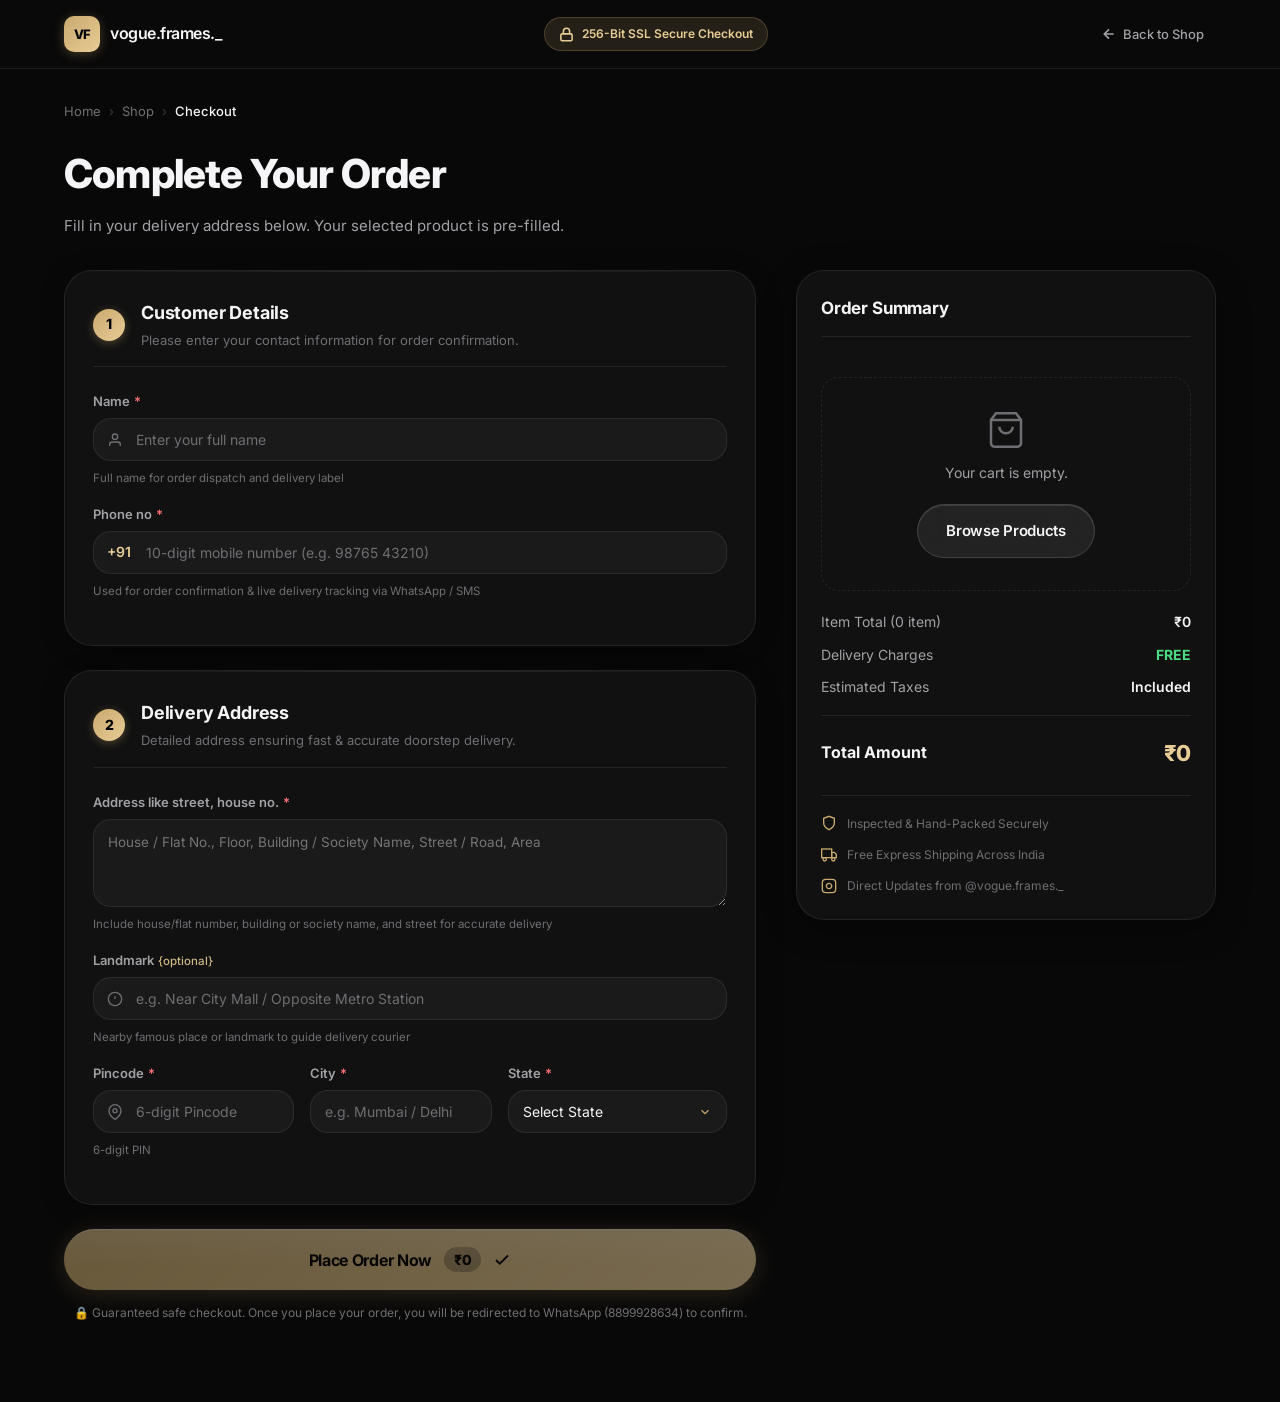
<file: checkout.html>
<!DOCTYPE html>
<html lang="en">
<head>
  <meta charset="UTF-8" />
  <meta name="viewport" content="width=device-width, initial-scale=1.0" />
  <meta name="description" content="Complete your order with vogue.frames._ — Fast, secure delivery across India." />
  <title>Checkout — vogue.frames._</title>
  <link rel="preconnect" href="https://fonts.googleapis.com" />
  <link rel="preconnect" href="https://fonts.gstatic.com" crossorigin />
  <link href="https://fonts.googleapis.com/css2?family=Inter:wght@300;400;500;600;700;800;900&display=swap" rel="stylesheet" />
  <link rel="stylesheet" href="styles.css" />
  <link rel="stylesheet" href="checkout.css" />
</head>
<body>

  <!-- ========== TOP CHECKOUT NAVBAR ========== -->
  <header class="checkout-header">
    <div class="container checkout-header-inner">
      <a href="index.html" class="nav-logo" id="checkout-logo">
        <div class="logo-mark">VF</div>
        <span class="logo-text">vogue.frames._</span>
      </a>

      <div class="checkout-security-badge">
        <svg width="15" height="15" viewBox="0 0 24 24" fill="none" stroke="currentColor" stroke-width="2.5"><rect x="3" y="11" width="18" height="11" rx="2" ry="2"/><path d="M7 11V7a5 5 0 0 1 10 0v4"/></svg>
        <span>256-Bit SSL Secure Checkout</span>
      </div>

      <a href="index.html#products" class="checkout-back-link" id="checkoutBackLink">
        <svg width="16" height="16" viewBox="0 0 24 24" fill="none" stroke="currentColor" stroke-width="2.5"><path d="M19 12H5M12 19l-7-7 7-7"/></svg>
        <span>Back to Shop</span>
      </a>
    </div>
  </header>

  <!-- ========== MAIN CHECKOUT CONTENT ========== -->
  <main class="checkout-main">
    <div class="container">

      <!-- Breadcrumbs -->
      <div class="checkout-breadcrumb">
        <a href="index.html">Home</a>
        <span class="sep">›</span>
        <a href="index.html#products">Shop</a>
        <span class="sep">›</span>
        <span class="current" id="chkProductNameBreadcrumb">Checkout</span>
      </div>

      <div class="checkout-page-title-row">
        <h1 class="checkout-page-title">Complete Your Order</h1>
        <p class="checkout-page-subtitle">Fill in your delivery address below. Your selected product is pre-filled.</p>
      </div>

      <!-- Two-column grid -->
      <div class="checkout-grid">

        <!-- LEFT COLUMN: Order Form -->
        <div class="checkout-form-col">
          <form id="orderForm" onsubmit="handleOrderSubmit(event)" novalidate>

            <!-- Hidden Product Fields -->
            <input type="hidden" id="orderProductId" name="productId" value="" />
            <input type="hidden" id="orderProductName" name="productName" value="" />
            <input type="hidden" id="orderProductPrice" name="productPrice" value="0" />
            <input type="hidden" id="orderQty" name="quantity" value="1" />
            <input type="hidden" id="orderTotalAmount" name="totalAmount" value="0" />

            <!-- SECTION 1: Customer Details -->
            <div class="form-card">
              <div class="form-card-header">
                <div class="step-num">1</div>
                <div>
                  <h2 class="form-card-title">Customer Details</h2>
                  <p class="form-card-sub">Please enter your contact information for order confirmation.</p>
                </div>
              </div>

              <!-- Name -->
              <div class="form-group">
                <label for="custName" class="form-label">
                  <span>Name</span>
                  <span class="req">*</span>
                </label>
                <div class="input-wrap">
                  <svg class="input-icon" width="16" height="16" viewBox="0 0 24 24" fill="none" stroke="currentColor" stroke-width="2"><path d="M20 21v-2a4 4 0 0 0-4-4H8a4 4 0 0 0-4 4v2"/><circle cx="12" cy="7" r="4"/></svg>
                  <input type="text" id="custName" name="custName" class="form-input" placeholder="Enter your full name" required autocomplete="name" />
                </div>
                <span class="input-hint">Full name for order dispatch and delivery label</span>
                <span class="field-error" id="errName">Please enter your full name</span>
              </div>

              <!-- Phone no -->
              <div class="form-group">
                <label for="custPhone" class="form-label">
                  <span>Phone no</span>
                  <span class="req">*</span>
                </label>
                <div class="input-wrap">
                  <span class="phone-prefix">+91</span>
                  <input type="tel" id="custPhone" name="custPhone" class="form-input has-prefix" placeholder="10-digit mobile number (e.g. 98765 43210)" maxlength="10" required autocomplete="tel" />
                </div>
                <span class="input-hint">Used for order confirmation &amp; live delivery tracking via WhatsApp / SMS</span>
                <span class="field-error" id="errPhone">Please enter a valid 10-digit mobile number</span>
              </div>
            </div>

            <!-- SECTION 2: Delivery Address -->
            <div class="form-card">
              <div class="form-card-header">
                <div class="step-num">2</div>
                <div>
                  <h2 class="form-card-title">Delivery Address</h2>
                  <p class="form-card-sub">Detailed address ensuring fast &amp; accurate doorstep delivery.</p>
                </div>
              </div>

              <!-- Address like street house no. -->
              <div class="form-group">
                <label for="custAddress" class="form-label">
                  <span>Address like street, house no.</span>
                  <span class="req">*</span>
                </label>
                <div class="input-wrap">
                  <textarea id="custAddress" name="custAddress" class="form-textarea form-address-input" rows="3" placeholder="House / Flat No., Floor, Building / Society Name, Street / Road, Area" required autocomplete="street-address"></textarea>
                </div>
                <span class="input-hint">Include house/flat number, building or society name, and street for accurate delivery</span>
                <span class="field-error" id="errAddress">Please enter your complete street &amp; house address</span>
              </div>

              <!-- Landmark {optional} -->
              <div class="form-group">
                <label for="custLandmark" class="form-label">
                  <span>Landmark</span>
                  <span class="opt">{optional}</span>
                </label>
                <div class="input-wrap">
                  <svg class="input-icon" width="16" height="16" viewBox="0 0 24 24" fill="none" stroke="currentColor" stroke-width="2"><circle cx="12" cy="12" r="10"/><line x1="12" y1="8" x2="12" y2="12"/><line x1="12" y1="16" x2="12.01" y2="16"/></svg>
                  <input type="text" id="custLandmark" name="custLandmark" class="form-input" placeholder="e.g. Near City Mall / Opposite Metro Station" />
                </div>
                <span class="input-hint">Nearby famous place or landmark to guide delivery courier</span>
              </div>

              <!-- Pincode, City, State in a structured row -->
              <div class="form-row-3">
                <div class="form-group">
                  <label for="custPincode" class="form-label">
                    <span>Pincode</span>
                    <span class="req">*</span>
                  </label>
                  <div class="input-wrap">
                    <svg class="input-icon" width="16" height="16" viewBox="0 0 24 24" fill="none" stroke="currentColor" stroke-width="2"><path d="M21 10c0 7-9 13-9 13s-9-6-9-13a9 9 0 0 1 18 0z"/><circle cx="12" cy="10" r="3"/></svg>
                    <input type="text" id="custPincode" name="custPincode" class="form-input" placeholder="6-digit Pincode" maxlength="6" required autocomplete="postal-code" />
                  </div>
                  <span class="input-hint">6-digit PIN</span>
                  <span class="field-error" id="errPincode">Enter 6-digit Pincode</span>
                </div>

                <div class="form-group">
                  <label for="custCity" class="form-label">
                    <span>City</span>
                    <span class="req">*</span>
                  </label>
                  <div class="input-wrap">
                    <input type="text" id="custCity" name="custCity" class="form-input" placeholder="e.g. Mumbai / Delhi" required autocomplete="address-level2" />
                  </div>
                  <span class="field-error" id="errCity">Enter city</span>
                </div>

                <div class="form-group">
                  <label for="custState" class="form-label">
                    <span>State</span>
                    <span class="req">*</span>
                  </label>
                  <div class="input-wrap">
                    <select id="custState" name="custState" class="form-select" required autocomplete="address-level1">
                      <option value="">Select State</option>
                      <option value="Delhi">Delhi</option>
                      <option value="Maharashtra">Maharashtra</option>
                      <option value="Karnataka">Karnataka</option>
                      <option value="Uttar Pradesh">Uttar Pradesh</option>
                      <option value="Haryana">Haryana</option>
                      <option value="Punjab">Punjab</option>
                      <option value="Gujarat">Gujarat</option>
                      <option value="Rajasthan">Rajasthan</option>
                      <option value="Tamil Nadu">Tamil Nadu</option>
                      <option value="Telangana">Telangana</option>
                      <option value="West Bengal">West Bengal</option>
                      <option value="Kerala">Kerala</option>
                      <option value="Madhya Pradesh">Madhya Pradesh</option>
                      <option value="Bihar">Bihar</option>
                      <option value="Jammu & Kashmir">Jammu &amp; Kashmir</option>
                      <option value="Assam">Assam</option>
                      <option value="Goa">Goa</option>
                      <option value="Himachal Pradesh">Himachal Pradesh</option>
                      <option value="Uttarakhand">Uttarakhand</option>
                      <option value="Chandigarh">Chandigarh</option>
                      <option value="Other">Other State / UT</option>
                    </select>
                  </div>
                  <span class="field-error" id="errState">Select state</span>
                </div>
              </div>
            </div>

            <!-- SECTION 3: Customization Notes (Conditional) -->
            <div class="form-card" id="customizationCard">
              <div class="form-card-header">
                <div class="step-num custom-num">✦</div>
                <div>
                  <h2 class="form-card-title" id="customNotesTitle">Customization Requests</h2>
                  <p class="form-card-sub" id="customNotesSub">Tell us your preferred cars, frame color, or special requests.</p>
                </div>
              </div>

              <div class="custom-card-callout" id="customCallout">
                <div class="callout-badge">🎨 100% CUSTOMIZABLE PIECE</div>
                <p>This product is made to order! Tell us your specific preferences below (favorite car models, personal photo details, custom sizing, or frame finish). We will verify your request before crafting!</p>
              </div>

              <div class="form-group">
                <label for="custNotes" class="form-label" id="custNotesLabel">Customization Details / Special Instructions</label>
                <textarea id="custNotes" name="custNotes" class="form-textarea" rows="3" placeholder="e.g. Please include Porsche 911 GT3 RS, Ferrari F40, and black frame color..."></textarea>
                <span class="textarea-hint">Optional: You can also DM us on Instagram (@vogue.frames._) after placing this order.</span>
              </div>
            </div>

            <!-- SUBMIT BUTTON -->
            <div class="checkout-submit-wrap">
              <button type="submit" class="btn btn-primary liquid-btn full-width place-order-btn" id="btnPlaceOrder">
                <span>Place Order Now</span>
                <span class="btn-total-pill" id="btnOrderTotal">&#8377;0</span>
                <svg width="18" height="18" viewBox="0 0 24 24" fill="none" stroke="currentColor" stroke-width="2.5"><polyline points="20 6 9 17 4 12"/></svg>
              </button>
              <p class="order-policy-notice">
                🔒 Guaranteed safe checkout. Once you place your order, you will be redirected to WhatsApp (8899928634) to confirm.
              </p>
            </div>

          </form>
        </div>

        <!-- RIGHT COLUMN: Order Summary -->
        <div class="checkout-summary-col">
          <div class="order-summary-card">
            <h3 class="summary-title">Order Summary</h3>

            <!-- Multi-Product Cart List -->
            <div class="summary-products-list" id="summaryProductsList">
              <!-- Dynamically populated from VFCart -->
            </div>

            <!-- Empty cart state inside checkout -->
            <div class="checkout-empty-state" id="checkoutEmptyState" style="display: none;">
              <svg width="40" height="40" viewBox="0 0 24 24" fill="none" stroke="currentColor" stroke-width="1.5"><path d="M6 2 3 6v14a2 2 0 0 0 2 2h14a2 2 0 0 0 2-2V6l-3-4z"/><line x1="3" y1="6" x2="21" y2="6"/><path d="M16 10a4 4 0 0 1-8 0"/></svg>
              <p>Your cart is empty.</p>
              <a href="index.html#products" class="btn btn-glass" style="margin-top: 8px;">Browse Products</a>
            </div>

            <!-- Price Breakdown -->
            <div class="summary-cost-list">
              <div class="cost-row">
                <span class="cost-label">Item Total (<span id="summaryQtyLabel">1</span> item)</span>
                <span class="cost-val" id="sumSubtotal">&#8377;0</span>
              </div>
              <div class="cost-row">
                <span class="cost-label">Delivery Charges</span>
                <span class="cost-val free-delivery">FREE</span>
              </div>
              <div class="cost-row">
                <span class="cost-label">Estimated Taxes</span>
                <span class="cost-val">Included</span>
              </div>
              <div class="cost-divider"></div>
              <div class="cost-row total-row">
                <span class="total-label">Total Amount</span>
                <span class="total-val" id="sumTotal">&#8377;0</span>
              </div>
            </div>

            <!-- Perks & Guarantees -->
            <div class="summary-perks">
              <div class="perk-item">
                <svg width="16" height="16" viewBox="0 0 24 24" fill="none" stroke="currentColor" stroke-width="2"><path d="M12 22s8-4 8-10V5l-8-3-8 3v7c0 6 8 10 8 10z"/></svg>
                <span>Inspected &amp; Hand-Packed Securely</span>
              </div>
              <div class="perk-item">
                <svg width="16" height="16" viewBox="0 0 24 24" fill="none" stroke="currentColor" stroke-width="2"><rect x="1" y="3" width="15" height="13"/><polygon points="16 8 20 8 23 11 23 16 16 16 16 8"/><circle cx="5.5" cy="18.5" r="2.5"/><circle cx="18.5" cy="18.5" r="2.5"/></svg>
                <span>Free Express Shipping Across India</span>
              </div>
              <div class="perk-item">
                <svg width="16" height="16" viewBox="0 0 24 24" fill="none" stroke="currentColor" stroke-width="2"><rect x="2" y="2" width="20" height="20" rx="5" ry="5"/><path d="M16 11.37A4 4 0 1 1 12.63 8 4 4 0 0 1 16 11.37z"/><line x1="17.5" y1="6.5" x2="17.51" y2="6.5"/></svg>
                <span>Direct Updates from @vogue.frames._</span>
              </div>
            </div>

          </div>
        </div>

      </div>
    </div>
  </main>

  <!-- ========== ORDER SUCCESS MODAL ========== -->
  <div class="order-modal-overlay" id="orderSuccessModal">
    <div class="order-modal-dialog">
      <div class="success-icon-wrap">
        <svg width="44" height="44" viewBox="0 0 24 24" fill="none" stroke="currentColor" stroke-width="2.5"><polyline points="20 6 9 17 4 12"/></svg>
      </div>

      <span class="success-badge">ORDER SUBMITTED</span>
      <h2 class="modal-title">Please Confirm Your Order</h2>
      <p class="modal-subtitle">Your order has been recorded! To complete confirmation and get payment details, please tap <strong>"Confirm Order"</strong> below to connect with us directly on WhatsApp (8899928634).</p>

      <!-- Order ID Pill -->
      <div class="order-id-pill">
        <span>Order Reference:</span>
        <strong id="modalOrderId">#VF-XXXXX</strong>
      </div>

      <!-- Order Summary Card inside modal -->
      <div class="modal-details-card">
        <!-- Multi-item list in modal -->
        <div class="modal-items-summary" id="modalItemsSummary"></div>

        <div class="modal-detail-row">
          <span class="m-label">Total Items:</span>
          <span class="m-val" id="modalTotalItems">1</span>
        </div>
        <div class="modal-detail-row">
          <span class="m-label">Deliver To:</span>
          <span class="m-val" id="modalCustomerName">—</span>
        </div>
        <div class="modal-detail-row">
          <span class="m-label">Contact:</span>
          <span class="m-val" id="modalCustomerPhone">—</span>
        </div>
        <div class="modal-detail-row">
          <span class="m-label">Address:</span>
          <span class="m-val" id="modalAddress">—</span>
        </div>
        <div class="modal-detail-row total-row">
          <span class="m-label">Total Amount:</span>
          <strong class="m-val gold-total" id="modalTotal">&#8377;0</strong>
        </div>
      </div>

      <!-- Action Buttons -->
      <div class="modal-actions">
        <a href="#" id="modalWhatsAppBtn" target="_blank" class="btn btn-primary liquid-btn full-width">
          <svg width="18" height="18" viewBox="0 0 24 24" fill="none" stroke="currentColor" stroke-width="2"><path d="M21 11.5a8.38 8.38 0 0 1-.9 3.8 8.5 8.5 0 0 1-7.6 4.7 8.38 8.38 0 0 1-3.8-.9L3 21l1.9-5.7a8.38 8.38 0 0 1-.9-3.8 8.5 8.5 0 0 1 4.7-7.6 8.38 8.38 0 0 1 3.8-.9h.5a8.48 8.48 0 0 1 8 8v.5z"/></svg>
          <span>Confirm Order</span>
        </a>
        <a href="index.html#products" class="btn btn-glass full-width">
          <span>Back to Shop</span>
        </a>
      </div>
    </div>
  </div>

  <script src="products-data.js"></script>
  <script src="cart.js"></script>
  <script src="checkout.js"></script>
</body>
</html>
</file>
<file: styles.css>
/* =========================================
   VOGUE FRAMES — Premium Stylesheet
   Apple-style Liquid Glass + Glassmorphism
   ========================================= */

/* ---- DESIGN TOKENS ---- */
:root {
  --bg:          #080808;
  --bg-1:        #0d0d0d;
  --bg-2:        #111111;
  --bg-3:        #161616;
  --surface:     rgba(255,255,255,0.04);
  --surface-hi:  rgba(255,255,255,0.08);
  --border:      rgba(255,255,255,0.08);
  --border-hi:   rgba(255,255,255,0.16);

  --gold:        #c9a96e;
  --gold-light:  #e8cc96;
  --gold-dim:    rgba(201,169,110,0.15);
  --gold-glow:   rgba(201,169,110,0.3);

  --text-1:  #f5f5f7;
  --text-2:  #a1a1a6;
  --text-3:  #6e6e73;

  --radius-sm:   10px;
  --radius-md:   18px;
  --radius-lg:   28px;
  --radius-xl:   40px;
  --radius-full: 9999px;

  --ease-spring: cubic-bezier(0.34, 1.56, 0.64, 1);
  --ease-smooth: cubic-bezier(0.25, 0.46, 0.45, 0.94);
  --ease-out:    cubic-bezier(0.16, 1, 0.3, 1);

  --nav-h: 68px;
  --font:  'Inter', -apple-system, BlinkMacSystemFont, sans-serif;
}

/* ---- RESET ---- */
*, *::before, *::after {
  box-sizing: border-box;
  margin: 0;
  padding: 0;
  -webkit-tap-highlight-color: transparent;
}

html {
  scroll-behavior: smooth;
  scroll-padding-top: calc(var(--nav-h) + 16px);
  -webkit-text-size-adjust: 100%;
}

body {
  font-family: var(--font);
  background: var(--bg);
  color: var(--text-1);
  line-height: 1.6;
  overflow-x: hidden;
  max-width: 100vw;
  cursor: default;
  -webkit-font-smoothing: antialiased;
}

img { display: block; width: 100%; height: 100%; object-fit: cover; }
a  { text-decoration: none; color: inherit; cursor: pointer; touch-action: manipulation; }
ul { list-style: none; }
button { cursor: pointer; font-family: var(--font); border: none; background: none; touch-action: manipulation; }

.container {
  max-width: 1200px;
  margin: 0 auto;
  padding: 0 24px;
}

/* ---- CURSOR ACCESSIBILITY & VISIBILITY ---- */
.cursor,
.cursor-follower {
  display: none !important;
}

/* ---- GLASS UTILITY ---- */
.glass {
  background: rgba(255,255,255,0.06);
  backdrop-filter: blur(24px) saturate(180%);
  -webkit-backdrop-filter: blur(24px) saturate(180%);
  border: 1px solid rgba(255,255,255,0.1);
}

/* Liquid glass pill — Apple-style specular highlight */
.glass-pill {
  background: rgba(255,255,255,0.08);
  backdrop-filter: blur(20px) saturate(180%);
  -webkit-backdrop-filter: blur(20px) saturate(180%);
  border: 1px solid rgba(255,255,255,0.15);
  border-radius: var(--radius-full);
  position: relative;
  overflow: hidden;
}
.glass-pill::before {
  content: '';
  position: absolute;
  top: 0; left: 10%; right: 10%;
  height: 1px;
  background: linear-gradient(90deg, transparent, rgba(255,255,255,0.5), transparent);
}

/* ---- NAVIGATION ---- */
.nav {
  position: fixed;
  top: 16px; left: 50%;
  transform: translateX(-50%);
  width: calc(100% - 48px);
  max-width: 1100px;
  z-index: 1000;
  border-radius: var(--radius-xl);
  background: rgba(10,10,10,0.7);
  backdrop-filter: blur(40px) saturate(200%);
  -webkit-backdrop-filter: blur(40px) saturate(200%);
  border: 1px solid rgba(255,255,255,0.1);
  transition: all 0.4s var(--ease-smooth);
  box-shadow: 0 8px 40px rgba(0,0,0,0.4), inset 0 1px 0 rgba(255,255,255,0.1);
}

/* Specular top edge — Apple liquid glass effect */
.nav::before {
  content: '';
  position: absolute;
  top: 0; left: 12%; right: 12%;
  height: 1px;
  background: linear-gradient(90deg, transparent, rgba(255,255,255,0.35), transparent);
  border-radius: 1px;
}

/* Inner bottom glow */
.nav::after {
  content: '';
  position: absolute;
  bottom: 0; left: 20%; right: 20%;
  height: 1px;
  background: linear-gradient(90deg, transparent, rgba(201,169,110,0.2), transparent);
}

.nav.scrolled {
  background: rgba(8,8,8,0.88);
  box-shadow: 0 12px 60px rgba(0,0,0,0.6), inset 0 1px 0 rgba(255,255,255,0.08);
}

.nav-inner {
  display: flex;
  align-items: center;
  justify-content: space-between;
  padding: 14px 24px;
  gap: 24px;
}

.nav-logo {
  display: flex;
  align-items: center;
  gap: 10px;
  flex-shrink: 0;
}

.logo-mark {
  width: 36px; height: 36px;
  background: linear-gradient(135deg, var(--gold), var(--gold-light));
  border-radius: 10px;
  display: flex; align-items: center; justify-content: center;
  font-size: 13px; font-weight: 800;
  color: #000;
  letter-spacing: -0.5px;
  box-shadow: 0 2px 12px rgba(201,169,110,0.3);
}

.logo-text {
  font-size: 16px;
  font-weight: 600;
  letter-spacing: -0.5px;
  color: var(--text-1);
}

.nav-links {
  display: flex;
  align-items: center;
  gap: 4px;
}

.nav-link {
  padding: 8px 14px;
  font-size: 14px;
  font-weight: 500;
  color: var(--text-2);
  border-radius: var(--radius-full);
  transition: color 0.2s, background 0.2s;
  letter-spacing: -0.1px;
}

.nav-link:hover {
  color: var(--text-1);
  background: var(--surface);
}

.nav-actions {
  display: flex;
  align-items: center;
  gap: 4px;
}

.nav-icon-btn {
  position: relative;
  width: 38px; height: 38px;
  border-radius: 50%;
  background: var(--surface);
  border: 1px solid var(--border);
  display: flex; align-items: center; justify-content: center;
  color: var(--text-2);
  transition: all 0.2s var(--ease-spring);
}
.nav-icon-btn:hover {
  background: var(--surface-hi);
  color: var(--text-1);
  transform: scale(1.08);
}

.cart-badge {
  position: absolute;
  top: -4px; right: -4px;
  width: 18px; height: 18px;
  background: var(--gold);
  color: #000;
  font-size: 10px;
  font-weight: 700;
  border-radius: 50%;
  display: flex; align-items: center; justify-content: center;
  border: 2px solid var(--bg);
  transition: transform 0.3s var(--ease-spring);
}

.cart-badge.bump { animation: badge-bump 0.4s var(--ease-spring); }
@keyframes badge-bump { 0%,100%{transform:scale(1)} 50%{transform:scale(1.5)} }

.nav-hamburger {
  display: none;
  flex-direction: column;
  gap: 5px;
  padding: 8px;
  border-radius: 10px;
  background: var(--surface);
  border: 1px solid var(--border);
}
.nav-hamburger span {
  display: block; width: 20px; height: 1.5px;
  background: var(--text-2);
  border-radius: 2px;
  transition: all 0.3s var(--ease-spring);
}
.nav-hamburger.open span:nth-child(1) { transform: translateY(6.5px) rotate(45deg); }
.nav-hamburger.open span:nth-child(2) { opacity: 0; transform: scaleX(0); }
.nav-hamburger.open span:nth-child(3) { transform: translateY(-6.5px) rotate(-45deg); }

/* Mobile Menu */
.mobile-menu {
  position: fixed;
  top: 0; left: 0; right: 0; bottom: 0;
  background: rgba(8,8,8,0.96);
  backdrop-filter: blur(40px);
  -webkit-backdrop-filter: blur(40px);
  z-index: 999;
  display: flex; align-items: center; justify-content: center;
  opacity: 0;
  pointer-events: none;
  transition: opacity 0.3s var(--ease-smooth);
}
.mobile-menu.open { opacity: 1; pointer-events: all; }
.mobile-menu-inner {
  display: flex; flex-direction: column;
  align-items: center; gap: 8px;
}
.mobile-link {
  font-size: 32px; font-weight: 700;
  color: var(--text-2);
  padding: 12px 32px;
  border-radius: var(--radius-md);
  letter-spacing: -1px;
  transition: color 0.2s, background 0.2s;
}
.mobile-link:hover { color: var(--text-1); background: var(--surface); }
.mobile-cta {
  margin-top: 16px;
  font-size: 18px;
  background: linear-gradient(135deg, var(--gold), var(--gold-light));
  color: #000 !important;
  border-radius: var(--radius-full);
  padding: 14px 40px;
}

/* ---- HERO ---- */
.hero {
  position: relative;
  min-height: 100svh;
  display: flex;
  align-items: center;
  justify-content: center;
  overflow: hidden;
}

.hero-bg {
  position: absolute;
  inset: 0;
}

.hero-bg-img {
  width: 100%; height: 100%;
  object-fit: cover;
  object-position: center;
  transform: scale(1.05);
  animation: hero-zoom 20s ease-out forwards;
}
@keyframes hero-zoom { to { transform: scale(1); } }

.hero-bg-overlay {
  position: absolute;
  inset: 0;
  background: linear-gradient(
    to bottom,
    rgba(8,8,8,0.72) 0%,
    rgba(8,8,8,0.56) 35%,
    rgba(8,8,8,0.78) 75%,
    rgba(8,8,8,1) 100%
  );
}

/* Contrast shield behind hero text */
.hero::after {
  content: '';
  position: absolute;
  top: 36%; left: 50%;
  transform: translate(-50%, -50%);
  width: min(860px, 94vw);
  height: 480px;
  background: radial-gradient(ellipse at center, rgba(8,8,8,0.75) 0%, rgba(8,8,8,0) 75%);
  pointer-events: none;
  z-index: 5;
}

/* Floating orbs — ambient light effect */
.orb {
  position: absolute;
  border-radius: 50%;
  filter: blur(80px);
  opacity: 0.15;
  animation: float 8s ease-in-out infinite;
  pointer-events: none;
}
.orb-1 { width: 500px; height: 500px; background: var(--gold); top: -100px; left: -100px; animation-delay: 0s; }
.orb-2 { width: 400px; height: 400px; background: #8b5cf6; bottom: 100px; right: -50px; animation-delay: -3s; }
.orb-3 { width: 300px; height: 300px; background: var(--gold-light); top: 50%; left: 50%; animation-delay: -5s; }
@keyframes float {
  0%,100% { transform: translateY(0) scale(1); }
  50%      { transform: translateY(-30px) scale(1.05); }
}

.hero-content {
  position: relative;
  z-index: 10;
  text-align: center;
  padding: 0 24px;
  max-width: 820px;
  animation: hero-in 1.2s var(--ease-out) forwards;
}
@keyframes hero-in {
  from { opacity: 0; transform: translateY(40px); }
  to   { opacity: 1; transform: translateY(0); }
}

.hero-badge {
  display: inline-flex;
  align-items: center;
  gap: 11px;
  padding: 9px 20px 9px 14px;
  font-size: 14px;
  font-weight: 500;
  color: #ffffff;
  margin-bottom: 28px;
  background: rgba(12, 12, 16, 0.92);
  backdrop-filter: blur(32px) saturate(220%);
  -webkit-backdrop-filter: blur(32px) saturate(220%);
  border: 1px solid rgba(201, 169, 110, 0.32);
  border-radius: var(--radius-full);
  box-shadow: 0 12px 36px rgba(0, 0, 0, 0.85), 0 0 24px rgba(201, 169, 110, 0.12), inset 0 1px 0 rgba(255, 255, 255, 0.35);
  animation: hero-in 1.2s 0.1s var(--ease-out) both;
  cursor: pointer;
  text-decoration: none;
  transition: transform 0.25s var(--ease-spring), border-color 0.25s, box-shadow 0.25s;
}

.hero-badge:hover {
  transform: translateY(-2px) scale(1.02);
  border-color: rgba(201, 169, 110, 0.65);
  box-shadow: 0 16px 44px rgba(0, 0, 0, 0.9), 0 0 30px rgba(201, 169, 110, 0.3), inset 0 1px 0 rgba(255, 255, 255, 0.5);
  color: #ffffff;
}

.badge-dot {
  width: 8px; height: 8px;
  border-radius: 50%;
  background: #22c55e;
  box-shadow: 0 0 0 2px rgba(34,197,94,0.35), 0 0 10px rgba(34,197,94,0.8);
  animation: pulse-green 2s ease-in-out infinite;
  flex-shrink: 0;
}

.badge-tag {
  font-size: 10.5px;
  font-weight: 700;
  text-transform: uppercase;
  letter-spacing: 0.8px;
  color: var(--gold-light);
  background: rgba(201, 169, 110, 0.18);
  padding: 3px 9px;
  border-radius: var(--radius-full);
  border: 1px solid rgba(201, 169, 110, 0.35);
  line-height: 1.2;
}

.badge-divider {
  width: 1px;
  height: 12px;
  background: rgba(255, 255, 255, 0.25);
  margin: 0 1px;
}

.badge-title {
  color: #ffffff;
  font-weight: 600;
  letter-spacing: -0.2px;
  text-shadow: 0 1px 2px rgba(0, 0, 0, 0.8);
}

.badge-sparkle {
  color: var(--gold-light);
  font-size: 14px;
  filter: drop-shadow(0 0 6px rgba(201, 169, 110, 0.7));
}

.hero-title {
  font-size: clamp(52px, 8vw, 96px);
  font-weight: 800;
  line-height: 1.0;
  letter-spacing: -3px;
  margin-bottom: 24px;
}

.title-line {
  display: block;
  animation: hero-in 1.2s var(--ease-out) both;
}
.title-line:nth-child(1) { animation-delay: 0.15s; }
.title-line:nth-child(2) { animation-delay: 0.25s; }
.title-line:nth-child(3) { animation-delay: 0.35s; }

.title-gradient {
  background: linear-gradient(90deg, var(--gold), var(--gold-light), #fff, var(--gold));
  background-size: 200%;
  -webkit-background-clip: text;
  -webkit-text-fill-color: transparent;
  background-clip: text;
  animation: hero-in 1.2s var(--ease-out) both, shimmer 4s 1.5s linear infinite;
}
@keyframes shimmer { to { background-position: 200% center; } }

.hero-subtitle {
  font-size: clamp(16px, 2.5vw, 20px);
  color: var(--text-2);
  max-width: 560px;
  margin: 0 auto 36px;
  font-weight: 400;
  line-height: 1.6;
  animation: hero-in 1.2s 0.4s var(--ease-out) both;
}

.hero-actions {
  display: flex;
  align-items: center;
  justify-content: center;
  gap: 12px;
  flex-wrap: wrap;
  margin-bottom: 48px;
  animation: hero-in 1.2s 0.5s var(--ease-out) both;
}

.hero-stats {
  display: flex;
  align-items: center;
  justify-content: center;
  gap: 0;
  animation: hero-in 1.2s 0.6s var(--ease-out) both;
  background: rgba(255,255,255,0.05);
  backdrop-filter: blur(20px) saturate(150%);
  -webkit-backdrop-filter: blur(20px) saturate(150%);
  border: 1px solid rgba(255,255,255,0.1);
  border-radius: var(--radius-full);
  padding: 4px;
  display: inline-flex;
  position: relative;
  overflow: hidden;
}
.hero-stats::before {
  content: '';
  position: absolute;
  top: 0; left: 15%; right: 15%;
  height: 1px;
  background: linear-gradient(90deg, transparent, rgba(255,255,255,0.4), transparent);
}

.stat-item {
  padding: 12px 28px;
  display: flex;
  flex-direction: column;
  align-items: center;
  gap: 2px;
}
.stat-num { font-size: 22px; font-weight: 700; color: var(--gold-light); letter-spacing: -1px; }
.stat-label { font-size: 11px; color: var(--text-3); font-weight: 500; letter-spacing: 0.5px; text-transform: uppercase; }
.stat-divider { width: 1px; height: 32px; background: var(--border); }

.hero-scroll {
  position: absolute;
  bottom: 36px; left: 50%;
  transform: translateX(-50%);
  display: flex; flex-direction: column; align-items: center; gap: 10px;
  color: var(--text-3);
  font-size: 11px;
  letter-spacing: 1px;
  text-transform: uppercase;
  animation: hero-in 1.2s 0.8s var(--ease-out) both;
}
.scroll-indicator {
  width: 24px; height: 38px;
  border: 1.5px solid rgba(255,255,255,0.2);
  border-radius: 12px;
  display: flex; justify-content: center;
  padding-top: 6px;
}
.scroll-dot {
  width: 4px; height: 8px;
  background: var(--gold);
  border-radius: 2px;
  animation: scroll-bounce 2s ease-in-out infinite;
}
@keyframes scroll-bounce {
  0%,100% { transform: translateY(0); opacity: 1; }
  80%      { transform: translateY(14px); opacity: 0; }
}

/* ---- BUTTONS ---- */
.btn {
  display: inline-flex;
  align-items: center;
  gap: 8px;
  padding: 14px 28px;
  border-radius: var(--radius-full);
  font-size: 15px;
  font-weight: 600;
  letter-spacing: -0.3px;
  transition: all 0.3s var(--ease-spring);
  position: relative;
  overflow: hidden;
}

/* Apple Liquid Glass Button */
.btn-primary {
  background: linear-gradient(135deg, var(--gold), var(--gold-light));
  color: #000;
  box-shadow: 0 4px 24px rgba(201,169,110,0.35), inset 0 1px 0 rgba(255,255,255,0.4);
}
.btn-primary::before {
  content: '';
  position: absolute;
  top: 0; left: 0; right: 0; bottom: 0;
  background: linear-gradient(to bottom, rgba(255,255,255,0.15), transparent 60%);
  border-radius: inherit;
}
.btn-primary:hover {
  transform: translateY(-2px) scale(1.02);
  box-shadow: 0 8px 40px rgba(201,169,110,0.5), inset 0 1px 0 rgba(255,255,255,0.5);
}
.btn-primary:active { transform: translateY(0) scale(0.98); }

/* Liquid glass effect on hover */
.liquid-btn::after {
  content: '';
  position: absolute;
  top: -50%; left: -60%;
  width: 40%; height: 200%;
  background: rgba(255,255,255,0.25);
  transform: skewX(-20deg);
  transition: left 0.6s var(--ease-smooth);
  pointer-events: none;
}
.liquid-btn:hover::after { left: 120%; }

.btn-glass {
  background: rgba(255,255,255,0.08);
  backdrop-filter: blur(20px) saturate(180%);
  -webkit-backdrop-filter: blur(20px) saturate(180%);
  border: 1px solid rgba(255,255,255,0.14);
  color: var(--text-1);
  box-shadow: inset 0 1px 0 rgba(255,255,255,0.12);
}
.btn-glass:hover {
  background: rgba(255,255,255,0.13);
  border-color: rgba(255,255,255,0.22);
  transform: translateY(-2px);
}

.btn-outline {
  background: transparent;
  border: 1px solid rgba(201,169,110,0.5);
  color: var(--gold-light);
  padding: 12px 28px;
}
.btn-outline:hover {
  background: var(--gold-dim);
  border-color: var(--gold);
  transform: translateY(-1px);
}

.full-width { width: 100%; justify-content: center; }

/* ---- MARQUEE ---- */
.marquee-section {
  overflow: hidden;
  border-top: 1px solid var(--border);
  border-bottom: 1px solid var(--border);
  background: var(--bg-1);
  padding: 16px 0;
}
.marquee-track { overflow: hidden; }
.marquee-inner {
  display: flex; align-items: center; gap: 0;
  animation: marquee 28s linear infinite;
  width: max-content;
}
@keyframes marquee { to { transform: translateX(-50%); } }
.marquee-item {
  font-size: 13px;
  font-weight: 500;
  color: var(--text-3);
  padding: 0 24px;
  white-space: nowrap;
  letter-spacing: 0.5px;
  text-transform: uppercase;
}
.marquee-dot { color: var(--gold); font-size: 10px; opacity: 0.6; }

/* ---- SECTION COMMON ---- */
.section-header {
  text-align: center;
  margin-bottom: 64px;
}
.section-badge {
  display: inline-block;
  padding: 6px 14px;
  background: var(--gold-dim);
  border: 1px solid rgba(201,169,110,0.25);
  border-radius: var(--radius-full);
  font-size: 12px;
  font-weight: 600;
  letter-spacing: 1px;
  text-transform: uppercase;
  color: var(--gold);
  margin-bottom: 16px;
}
.section-title {
  font-size: clamp(32px, 5vw, 52px);
  font-weight: 800;
  letter-spacing: -2px;
  line-height: 1.05;
  margin-bottom: 16px;
}
.section-subtitle {
  font-size: 17px;
  color: var(--text-2);
  max-width: 480px;
  margin: 0 auto;
  line-height: 1.6;
}

/* ---- SCROLL REVEAL ---- */
.reveal {
  opacity: 0;
  transform: translateY(32px);
  transition: opacity 0.7s var(--ease-out), transform 0.7s var(--ease-out);
}
.reveal.visible { opacity: 1; transform: translateY(0); }

/* ---- COLLECTIONS ---- */
.collections {
  padding: 120px 0;
  background: var(--bg);
}

.collections-grid {
  display: grid;
  grid-template-columns: 1fr 1fr 1fr;
  grid-template-rows: auto auto;
  gap: 16px;
}

.collection-card {
  position: relative;
  border-radius: var(--radius-lg);
  overflow: hidden;
  cursor: pointer;
  aspect-ratio: 3/4;
}
.collection-card.large {
  grid-column: 1;
  grid-row: 1 / 3;
  aspect-ratio: auto;
}

.card-img-wrap {
  position: absolute;
  inset: 0;
  transition: transform 0.6s var(--ease-smooth);
}
.collection-card:hover .card-img-wrap { transform: scale(1.04); }

.card-glass-overlay {
  position: absolute;
  inset: 0;
  background: linear-gradient(to top, rgba(0,0,0,0.8) 0%, rgba(0,0,0,0.1) 60%, transparent 100%);
  display: flex;
  align-items: flex-end;
  padding: 28px;
  transition: background 0.3s;
}
.collection-card:hover .card-glass-overlay {
  background: linear-gradient(to top, rgba(0,0,0,0.9) 0%, rgba(0,0,0,0.2) 70%, transparent 100%);
}

.card-content { width: 100%; }
.card-tag {
  display: inline-block;
  padding: 4px 10px;
  background: rgba(201,169,110,0.2);
  border: 1px solid rgba(201,169,110,0.3);
  border-radius: var(--radius-full);
  font-size: 11px;
  font-weight: 600;
  letter-spacing: 0.5px;
  text-transform: uppercase;
  color: var(--gold-light);
  margin-bottom: 10px;
}
.card-title {
  font-size: 24px;
  font-weight: 700;
  letter-spacing: -0.8px;
  margin-bottom: 8px;
}
.card-desc {
  font-size: 14px;
  color: rgba(255,255,255,0.7);
  margin-bottom: 16px;
  line-height: 1.5;
}
.card-btn {
  display: inline-flex;
  align-items: center;
  gap: 6px;
  font-size: 13px;
  font-weight: 600;
  color: var(--gold-light);
  padding: 8px 16px;
  background: rgba(201,169,110,0.15);
  backdrop-filter: blur(10px);
  -webkit-backdrop-filter: blur(10px);
  border: 1px solid rgba(201,169,110,0.25);
  border-radius: var(--radius-full);
  transition: all 0.25s var(--ease-spring);
}
.card-btn:hover {
  background: rgba(201,169,110,0.3);
  border-color: rgba(201,169,110,0.5);
  transform: translateX(4px);
}

/* ---- PRODUCTS ---- */
.products {
  padding: 120px 0;
  background: var(--bg-1);
}

.filter-wrap { margin-bottom: 40px; overflow-x: auto; padding-bottom: 4px; }
.filter-pills {
  display: flex;
  gap: 8px;
  width: max-content;
}
.filter-pill {
  padding: 9px 20px;
  border-radius: var(--radius-full);
  font-size: 14px;
  font-weight: 500;
  color: var(--text-3);
  background: var(--surface);
  border: 1px solid var(--border);
  transition: all 0.2s var(--ease-spring);
  letter-spacing: -0.2px;
}
.filter-pill:hover { color: var(--text-1); border-color: var(--border-hi); }
.filter-pill.active {
  background: linear-gradient(135deg, var(--gold), var(--gold-light));
  color: #000;
  border-color: transparent;
  font-weight: 600;
  box-shadow: 0 4px 16px rgba(201,169,110,0.3);
}

.products-grid {
  display: grid;
  grid-template-columns: repeat(3, 1fr);
  gap: 20px;
}

.product-card {
  position: relative;
  overflow: hidden;
  cursor: pointer;
  background: var(--bg-2);
  border: 1px solid var(--border);
  border-radius: var(--radius-lg);
  transition: transform 0.4s var(--ease-spring), box-shadow 0.4s, border-color 0.3s;
}
.product-card:hover {
  transform: translateY(-8px);
  box-shadow: 0 24px 60px rgba(0,0,0,0.55), 0 0 0 1px rgba(201,169,110,0.25);
  border-color: rgba(201,169,110,0.3);
}

/* CC Light Sweep Effect — Luxury angled gleam on hover */
.product-card::after {
  content: '';
  position: absolute;
  top: -60%;
  left: -80%;
  width: 50%;
  height: 220%;
  background: linear-gradient(
    90deg,
    rgba(255, 255, 255, 0) 0%,
    rgba(255, 255, 255, 0.04) 20%,
    rgba(255, 255, 255, 0.35) 44%,
    rgba(255, 252, 235, 0.95) 50%,
    rgba(201, 169, 110, 0.9) 53%,
    rgba(255, 255, 255, 0.35) 58%,
    rgba(255, 255, 255, 0.04) 80%,
    rgba(255, 255, 255, 0) 100%
  );
  transform: rotate(25deg);
  pointer-events: none;
  z-index: 10;
  opacity: 0;
  filter: drop-shadow(0 0 12px rgba(201, 169, 110, 0.65));
}

.product-card:hover::after {
  animation: ccLightSweep 0.85s cubic-bezier(0.25, 1, 0.5, 1) forwards;
}

@keyframes ccLightSweep {
  0% {
    left: -80%;
    opacity: 0;
  }
  15% {
    opacity: 1;
  }
  85% {
    opacity: 1;
  }
  100% {
    left: 150%;
    opacity: 0;
  }
}

.product-img-wrap {
  position: relative;
  aspect-ratio: 4/3;
  overflow: hidden;
  background: var(--bg-3);
}
.product-img-wrap img {
  width: 100%;
  height: 100%;
  object-fit: cover;
  transition: transform 0.6s var(--ease-smooth);
}
.product-card:hover .product-img-wrap img { transform: scale(1.05); }

/* Product view button */
.product-view-btn {
  width: 38px; height: 38px;
  border-radius: 50%;
  background: var(--gold-dim);
  border: 1px solid rgba(201,169,110,0.25);
  display: flex; align-items: center; justify-content: center;
  color: var(--gold-light);
  transition: all 0.25s var(--ease-spring);
  flex-shrink: 0;
}
.product-card:hover .product-view-btn {
  background: linear-gradient(135deg, var(--gold), var(--gold-light));
  color: #000;
  border-color: transparent;
  transform: translateX(3px) scale(1.08);
  box-shadow: 0 4px 16px rgba(201,169,110,0.35);
}

.product-badge {
  position: absolute;
  top: 12px; left: 12px;
  padding: 4px 10px;
  border-radius: var(--radius-full);
  font-size: 11px;
  font-weight: 700;
  letter-spacing: 0.3px;
  text-transform: uppercase;
  background: var(--bg-3);
  color: var(--gold-light);
  border: 1px solid rgba(201,169,110,0.25);
}
.product-badge.new   { background: rgba(74,222,128,0.15); color: #4ade80; border-color: rgba(74,222,128,0.3); }
.product-badge.luxury { background: rgba(168,85,247,0.15); color: #c084fc; border-color: rgba(168,85,247,0.3); }
.product-badge.exclusive { background: rgba(251,191,36,0.12); color: #fbbf24; border-color: rgba(251,191,36,0.3); }

.product-info { padding: 20px; }
.product-category {
  display: flex;
  align-items: center;
  justify-content: space-between;
  gap: 8px;
  font-size: 11px;
  font-weight: 600;
  letter-spacing: 1px;
  text-transform: uppercase;
  color: var(--gold);
  margin-bottom: 6px;
}
.custom-badge-inline {
  font-size: 10px;
  font-weight: 700;
  letter-spacing: 0.04em;
  text-transform: uppercase;
  color: var(--gold-light);
  background: rgba(201, 169, 110, 0.12);
  border: 1px solid rgba(201, 169, 110, 0.28);
  padding: 2px 7px;
  border-radius: var(--radius-full);
}
.product-name {
  font-size: 17px;
  font-weight: 700;
  letter-spacing: -0.5px;
  margin-bottom: 14px;
}
.product-footer {
  display: flex;
  align-items: center;
  justify-content: space-between;
}
.product-price { display: flex; align-items: center; gap: 8px; }
.price-current {
  font-size: 18px;
  font-weight: 700;
  color: var(--text-1);
  letter-spacing: -0.5px;
}
.price-original {
  font-size: 14px;
  color: var(--text-3);
  text-decoration: line-through;
}

.product-cart-btn {
  width: 38px; height: 38px;
  border-radius: 50%;
  background: var(--gold-dim);
  border: 1px solid rgba(201,169,110,0.25);
  display: flex; align-items: center; justify-content: center;
  color: var(--gold-light);
  transition: all 0.25s var(--ease-spring);
}
.product-cart-btn:hover {
  background: linear-gradient(135deg, var(--gold), var(--gold-light));
  color: #000;
  border-color: transparent;
  transform: scale(1.1);
  box-shadow: 0 4px 16px rgba(201,169,110,0.35);
}

/* Product hide/show for filter */
.product-card.hidden {
  display: none;
}

/* ---- CTA BANNER ---- */
.cta-banner {
  position: relative;
  padding: 120px 0;
  overflow: hidden;
}
.cta-banner-bg {
  position: absolute;
  inset: 0;
}
.cta-banner-bg img { filter: brightness(0.3) saturate(0.5); }
.cta-banner-overlay {
  position: absolute;
  inset: 0;
  background: linear-gradient(135deg, rgba(8,8,8,0.8), rgba(201,169,110,0.1));
}
.cta-banner-content {
  position: relative;
  z-index: 2;
  max-width: 600px;
}
.cta-banner-title {
  font-size: clamp(40px, 6vw, 68px);
  font-weight: 800;
  letter-spacing: -2.5px;
  line-height: 1.05;
  margin-bottom: 20px;
}
.cta-banner-subtitle {
  font-size: 18px;
  color: var(--text-2);
  margin-bottom: 36px;
  line-height: 1.6;
}

/* ---- ABOUT ---- */
.about {
  padding: 120px 0;
  background: var(--bg);
}
.about-grid {
  display: grid;
  grid-template-columns: 1fr 1fr;
  gap: 80px;
  align-items: center;
}
.about-img-stack {
  position: relative;
  height: 560px;
}
.about-img-main {
  width: 80%;
  height: 100%;
  border-radius: var(--radius-lg);
  overflow: hidden;
  border: 1px solid var(--border);
}

/* Floating glass card — Apple liquid glass */
.glass-card-float {
  position: absolute;
  bottom: 40px; right: 0;
  width: 44%;
  aspect-ratio: 3/4;
  border-radius: var(--radius-md);
  overflow: hidden;
  border: 1px solid rgba(255,255,255,0.12);
  box-shadow: 0 20px 60px rgba(0,0,0,0.5), inset 0 1px 0 rgba(255,255,255,0.1);
  animation: float-card 6s ease-in-out infinite;
}
@keyframes float-card {
  0%,100% { transform: translateY(0); }
  50%      { transform: translateY(-12px); }
}

.glass-card-float-2 {
  position: absolute;
  top: 30px; right: -20px;
  background: rgba(10,10,10,0.7);
  backdrop-filter: blur(30px) saturate(180%);
  -webkit-backdrop-filter: blur(30px) saturate(180%);
  border: 1px solid rgba(255,255,255,0.12);
  border-radius: var(--radius-md);
  padding: 16px 24px;
  box-shadow: 0 12px 40px rgba(0,0,0,0.4), inset 0 1px 0 rgba(255,255,255,0.12);
  animation: float-card 6s 1s ease-in-out infinite;
}
.float-stat { display: flex; flex-direction: column; align-items: center; gap: 2px; }
.float-num { font-size: 24px; font-weight: 800; color: var(--gold-light); letter-spacing: -1px; }
.float-label { font-size: 11px; color: var(--text-3); font-weight: 500; letter-spacing: 0.5px; text-transform: uppercase; }

.about-text { display: flex; flex-direction: column; gap: 0; }
.about-body {
  font-size: 17px;
  color: var(--text-2);
  line-height: 1.7;
  margin-bottom: 16px;
}
.about-text .section-title { margin-bottom: 24px; }

.about-features {
  display: flex;
  flex-direction: column;
  gap: 20px;
  margin: 28px 0 36px;
}
.feature-item {
  display: flex;
  align-items: flex-start;
  gap: 14px;
}
.feature-icon {
  width: 32px; height: 32px;
  background: var(--gold-dim);
  border: 1px solid rgba(201,169,110,0.25);
  border-radius: 10px;
  display: flex; align-items: center; justify-content: center;
  color: var(--gold);
  font-size: 13px;
  flex-shrink: 0;
  margin-top: 2px;
}
.feature-title { font-size: 15px; font-weight: 600; margin-bottom: 2px; }
.feature-desc { font-size: 13px; color: var(--text-3); }

/* ---- TESTIMONIALS ---- */
.testimonials {
  padding: 120px 0;
  background: var(--bg-1);
}
.testimonials-grid {
  display: grid;
  grid-template-columns: repeat(3, 1fr);
  gap: 20px;
}
.testimonial-card {
  padding: 28px;
  border-radius: var(--radius-lg);
  background: rgba(255,255,255,0.04);
  backdrop-filter: blur(20px);
  -webkit-backdrop-filter: blur(20px);
  border: 1px solid rgba(255,255,255,0.08);
  transition: transform 0.3s var(--ease-spring), border-color 0.3s;
}
.testimonial-card:hover {
  transform: translateY(-4px);
  border-color: rgba(201,169,110,0.2);
}
.stars { color: var(--gold); font-size: 14px; margin-bottom: 16px; letter-spacing: 2px; }
.testimonial-text {
  font-size: 15px;
  color: var(--text-2);
  line-height: 1.7;
  margin-bottom: 20px;
  font-style: italic;
}
.testimonial-author { display: flex; align-items: center; gap: 12px; }
.author-avatar {
  width: 40px; height: 40px;
  border-radius: 50%;
  background: linear-gradient(135deg, var(--gold), var(--gold-light));
  display: flex; align-items: center; justify-content: center;
  font-size: 13px; font-weight: 700; color: #000;
  flex-shrink: 0;
}
.author-name { font-size: 14px; font-weight: 600; }
.author-handle { font-size: 12px; color: var(--text-3); }

/* ---- CONTACT ---- */
.contact {
  padding: 120px 0;
  background: var(--bg);
}
.contact-inner {
  display: grid;
  grid-template-columns: 1fr 1fr;
  gap: 80px;
  align-items: start;
  background: rgba(255,255,255,0.03);
  backdrop-filter: blur(30px);
  -webkit-backdrop-filter: blur(30px);
  border: 1px solid rgba(255,255,255,0.08);
  border-radius: var(--radius-xl);
  padding: 60px;
  position: relative;
  overflow: hidden;
}
.contact-inner::before {
  content: '';
  position: absolute;
  top: 0; left: 12%; right: 12%;
  height: 1px;
  background: linear-gradient(90deg, transparent, rgba(255,255,255,0.2), transparent);
}

.contact-body { font-size: 16px; color: var(--text-2); line-height: 1.7; margin: 16px 0 24px; }
.contact-links { display: flex; gap: 12px; flex-wrap: wrap; }
.contact-social-link {
  display: inline-flex; align-items: center; gap: 8px;
  padding: 10px 18px;
  border: 1px solid var(--border);
  border-radius: var(--radius-full);
  font-size: 14px; font-weight: 500;
  color: var(--text-2);
  background: var(--surface);
  transition: all 0.2s var(--ease-spring);
}
.contact-social-link:hover {
  border-color: rgba(201,169,110,0.4);
  color: var(--gold-light);
  background: var(--gold-dim);
  transform: translateY(-2px);
}

.contact-form { display: flex; flex-direction: column; gap: 12px; }
.form-group { position: relative; }
.form-input {
  width: 100%;
  padding: 14px 18px;
  background: rgba(255,255,255,0.05);
  border: 1px solid var(--border);
  border-radius: var(--radius-md);
  color: var(--text-1);
  font-size: 15px;
  font-family: var(--font);
  outline: none;
  transition: border-color 0.2s, background 0.2s, box-shadow 0.2s;
  -webkit-appearance: none;
  appearance: none;
}
.form-input::placeholder { color: var(--text-3); }
.form-input:focus {
  border-color: rgba(201,169,110,0.5);
  background: rgba(255,255,255,0.07);
  box-shadow: 0 0 0 3px rgba(201,169,110,0.1);
}
.form-select { cursor: pointer; }
.form-select option { background: #1a1a1a; color: var(--text-1); }
.form-textarea { resize: vertical; min-height: 100px; }

/* ---- FOOTER ---- */
.footer {
  background: var(--bg-1);
  border-top: 1px solid var(--border);
  padding: 64px 0 32px;
}
.footer-top {
  display: grid;
  grid-template-columns: 2fr 1fr 1fr 1.5fr;
  gap: 48px;
  margin-bottom: 48px;
}
.footer-logo { display: flex; align-items: center; gap: 10px; margin-bottom: 16px; }
.footer-tagline { font-size: 14px; color: var(--text-3); line-height: 1.6; margin-bottom: 20px; }
.footer-ig-link {
  display: inline-flex; align-items: center; gap: 8px;
  font-size: 14px; font-weight: 500; color: var(--text-2);
  padding: 8px 16px;
  border: 1px solid var(--border);
  border-radius: var(--radius-full);
  background: var(--surface);
  transition: all 0.2s var(--ease-spring);
}
.footer-ig-link:hover { color: var(--gold-light); border-color: rgba(201,169,110,0.3); }
.footer-heading { font-size: 13px; font-weight: 700; color: var(--text-1); letter-spacing: 0.5px; margin-bottom: 16px; }
.footer-link {
  display: block;
  font-size: 14px; color: var(--text-3);
  margin-bottom: 10px;
  transition: color 0.2s;
}
.footer-link:hover { color: var(--text-2); }
.footer-policy-note { font-size: 13px; color: var(--text-3); line-height: 1.6; }
.footer-bottom {
  padding-top: 28px;
  border-top: 1px solid var(--border);
  display: flex; align-items: center; justify-content: space-between;
  font-size: 13px; color: var(--text-3);
}

/* ---- CART DRAWER ---- */
.cart-overlay {
  position: fixed;
  inset: 0;
  background: rgba(0,0,0,0.5);
  backdrop-filter: blur(4px);
  -webkit-backdrop-filter: blur(4px);
  z-index: 1100;
  opacity: 0;
  pointer-events: none;
  transition: opacity 0.3s;
}
.cart-overlay.open { opacity: 1; pointer-events: all; }

.cart-drawer {
  position: fixed;
  top: 0; right: 0; bottom: 0;
  width: 100%;
  max-width: 400px;
  background: rgba(10,10,10,0.92);
  backdrop-filter: blur(40px) saturate(180%);
  -webkit-backdrop-filter: blur(40px) saturate(180%);
  border-left: 1px solid rgba(255,255,255,0.1);
  z-index: 1101;
  display: flex;
  flex-direction: column;
  transform: translateX(100%);
  transition: transform 0.45s var(--ease-out);
  box-shadow: -20px 0 60px rgba(0,0,0,0.5);
}
.cart-drawer.open { transform: translateX(0); }

.cart-header {
  display: flex; align-items: center; justify-content: space-between;
  padding: 24px 24px 20px;
  border-bottom: 1px solid var(--border);
}
.cart-title { font-size: 20px; font-weight: 700; letter-spacing: -0.5px; }
.cart-close {
  width: 36px; height: 36px;
  border-radius: 50%;
  background: var(--surface);
  border: 1px solid var(--border);
  display: flex; align-items: center; justify-content: center;
  color: var(--text-2);
  transition: all 0.2s var(--ease-spring);
}
.cart-close:hover { background: var(--surface-hi); color: var(--text-1); transform: scale(1.08); }

.cart-items { flex: 1; overflow-y: auto; padding: 16px 20px; }

.cart-item {
  display: flex;
  align-items: center;
  gap: 14px;
  padding: 14px 0;
  border-bottom: 1px solid var(--border);
  animation: item-in 0.3s var(--ease-spring);
}

@keyframes item-in {
  from { opacity: 0; transform: translateX(16px); }
  to   { opacity: 1; transform: translateX(0); }
}

.cart-item-img-wrap {
  width: 58px;
  height: 58px;
  border-radius: var(--radius-sm);
  overflow: hidden;
  background: var(--surface);
  border: 1px solid var(--border);
  flex-shrink: 0;
}

.cart-item-img-wrap img {
  width: 100%;
  height: 100%;
  object-fit: cover;
}

.cart-item-info {
  flex: 1;
  min-width: 0;
  display: flex;
  flex-direction: column;
  gap: 3px;
}

.cart-item-top {
  display: flex;
  align-items: flex-start;
  justify-content: space-between;
  gap: 8px;
}

.cart-item-name {
  font-size: 13.5px;
  font-weight: 600;
  color: var(--text-1);
  line-height: 1.3;
  margin: 0;
  display: -webkit-box;
  -webkit-line-clamp: 1;
  -webkit-box-orient: vertical;
  overflow: hidden;
}

.cart-item-unit-price {
  font-size: 11.5px;
  color: var(--text-3);
}

.cart-item-bottom {
  display: flex;
  align-items: center;
  justify-content: space-between;
  margin-top: 4px;
}

.cart-qty-ctrl {
  display: inline-flex;
  align-items: center;
  border: 1px solid var(--border);
  border-radius: var(--radius-sm);
  background: var(--surface);
  overflow: hidden;
}

.cart-qty-btn {
  width: 24px;
  height: 24px;
  display: flex;
  align-items: center;
  justify-content: center;
  font-size: 13px;
  font-weight: 700;
  color: var(--text-2);
  cursor: pointer;
  transition: all 0.15s;
  background: transparent;
  border: none;
  padding: 0;
}
.cart-qty-btn:hover {
  background: var(--surface-hi);
  color: var(--gold);
}

.cart-qty-num {
  font-size: 12px;
  font-weight: 700;
  color: var(--text-1);
  min-width: 20px;
  text-align: center;
  padding: 0 4px;
}

.cart-item-subtotal {
  font-size: 13.5px;
  font-weight: 700;
  color: var(--gold-light);
}

.cart-item-remove {
  width: 24px;
  height: 24px;
  border-radius: 50%;
  background: transparent;
  border: none;
  color: var(--text-3);
  display: flex;
  align-items: center;
  justify-content: center;
  cursor: pointer;
  transition: all 0.2s;
  flex-shrink: 0;
}
.cart-item-remove:hover {
  background: rgba(248, 113, 113, 0.15);
  color: #f87171;
}

.cart-empty {
  display: flex;
  flex-direction: column;
  align-items: center;
  justify-content: center;
  height: 100%;
  gap: 12px;
  color: var(--text-3);
  padding: 60px 0;
}
.cart-empty p { font-size: 16px; font-weight: 600; color: var(--text-2); }
.cart-empty span { font-size: 13px; }

.cart-footer {
  padding: 20px 24px;
  border-top: 1px solid var(--border);
  display: flex;
  flex-direction: column;
  gap: 12px;
}
.cart-total {
  display: flex; align-items: center; justify-content: space-between;
  font-size: 16px; font-weight: 600;
  color: var(--text-1);
}
#cartTotal { color: var(--gold-light); }

/* ---- TOAST ---- */
.toast {
  position: fixed;
  bottom: 32px; left: 50%;
  transform: translateX(-50%) translateY(80px);
  background: rgba(20,20,20,0.9);
  backdrop-filter: blur(20px);
  -webkit-backdrop-filter: blur(20px);
  border: 1px solid rgba(74,222,128,0.3);
  border-radius: var(--radius-full);
  padding: 12px 20px;
  display: flex; align-items: center; gap: 8px;
  font-size: 14px; font-weight: 500;
  color: #4ade80;
  z-index: 2000;
  transition: transform 0.45s var(--ease-spring), opacity 0.3s;
  opacity: 0;
  white-space: nowrap;
  box-shadow: 0 8px 32px rgba(0,0,0,0.4);
}
.toast.show { transform: translateX(-50%) translateY(0); opacity: 1; }

/* ---- RESPONSIVE MEDIA QUERIES (OPTIMIZED FOR ALL MOBILE USERS) ---- */
@media (max-width: 1024px) {
  .collections-grid { grid-template-columns: 1fr 1fr; }
  .collection-card.large { grid-column: 1 / 3; grid-row: 1; aspect-ratio: 16/7; }
  .products-grid { grid-template-columns: repeat(2, 1fr); gap: 16px; }
  .testimonials-grid { grid-template-columns: repeat(2, 1fr); }
  .footer-top { grid-template-columns: 1fr 1fr; }
  .about-grid { gap: 48px; }
}

@media (max-width: 768px) {
  /* Layout & Containers */
  .container { padding: 0 20px; }
  
  /* Prevent iOS Safari input auto-zoom */
  input, select, textarea, .form-input, .form-textarea {
    font-size: 16px !important;
  }

  /* Navigation — Floating Dynamic Pill */
  .nav {
    width: calc(100% - 24px);
    top: 10px;
  }
  .nav-inner { padding: 0 16px; height: 60px; }
  .nav-links { display: none; }
  .nav-hamburger { display: flex; }
  .logo-text { font-size: 15px; }
  .nav-icon-btn { width: 38px; height: 38px; }

  /* Mobile Fullscreen Menu */
  .mobile-menu {
    padding: calc(var(--nav-h) + 20px) 20px 40px;
    overflow-y: auto;
    -webkit-overflow-scrolling: touch;
  }
  .mobile-menu-inner {
    width: 100%;
    max-width: 320px;
    gap: 6px;
    margin: auto 0;
  }
  .mobile-link {
    font-size: clamp(20px, 5.5vw, 26px);
    padding: 10px 20px;
    width: 100%;
    text-align: center;
  }
  .mobile-cta {
    margin-top: 14px;
    font-size: 16px;
    padding: 12px 24px;
  }

  /* Hero Section */
  .hero {
    min-height: 100svh;
    min-height: 100dvh;
    min-height: 100vh;
    padding: calc(var(--nav-h) + 24px) 0 40px;
  }
  .hero-content { padding: 0 16px; }
  .hero-badge { font-size: 11px; padding: 6px 14px; margin-bottom: 18px; max-width: 90vw; }
  .hero-title { font-size: clamp(34px, 8.5vw, 52px); letter-spacing: -1.5px; margin-bottom: 16px; line-height: 1.1; }
  .hero-subtitle { font-size: 15px; line-height: 1.55; margin-bottom: 28px; }
  .hero-actions {
    display: flex;
    flex-direction: column;
    align-items: stretch;
    width: 100%;
    max-width: 340px;
    margin: 0 auto;
    gap: 12px;
  }
  .hero-actions .btn { width: 100%; justify-content: center; height: 50px; font-size: 15px; }
  .hero-stats {
    width: 100%;
    max-width: 420px;
    margin: 32px auto 0;
    display: grid;
    grid-template-columns: repeat(3, 1fr);
    padding: 10px 4px;
    border-radius: var(--radius-lg);
  }
  .stat-item { padding: 6px 4px; }
  .stat-num { font-size: 18px; }
  .stat-label { font-size: 10px; }
  .stat-divider { height: 24px; }
  .hero-scroll { display: none; }

  /* Collections Section */
  .collections { padding: 70px 0; }
  .collections-grid { grid-template-columns: 1fr; gap: 14px; }
  .collection-card.large { aspect-ratio: 16/9; }
  .collection-card { aspect-ratio: 16/10; }
  .card-glass-overlay { padding: 20px; }
  .card-title { font-size: 21px; margin-bottom: 4px; }
  .card-desc { font-size: 13px; margin-bottom: 12px; }

  /* Products Section & Filter Pills */
  .products { padding: 70px 0; }
  .filter-wrap {
    margin-bottom: 24px;
    padding: 4px 16px 8px;
    margin-left: -20px;
    margin-right: -20px;
    -webkit-overflow-scrolling: touch;
    scrollbar-width: none;
  }
  .filter-wrap::-webkit-scrollbar { display: none; }
  .filter-pills { gap: 8px; }
  .filter-pill {
    padding: 8px 16px;
    font-size: 13px;
    white-space: nowrap;
    touch-action: manipulation;
  }

  /* 2-Column Mobile Grid for modern smartphone browsing */
  .products-grid {
    grid-template-columns: repeat(2, 1fr);
    gap: 12px;
  }
  .product-card {
    border-radius: var(--radius-md);
    touch-action: manipulation;
  }
  .product-info {
    padding: 12px 10px 14px;
  }
  .product-category {
    font-size: 9.5px;
    letter-spacing: 0.5px;
    margin-bottom: 4px;
  }
  .custom-badge-inline {
    font-size: 8px;
    padding: 1px 5px;
  }
  .product-name {
    font-size: 13.5px;
    line-height: 1.35;
    margin-bottom: 10px;
    min-height: 36px;
    display: -webkit-box;
    -webkit-line-clamp: 2;
    -webkit-box-orient: vertical;
    overflow: hidden;
  }
  .price-current {
    font-size: 15px;
    font-weight: 800;
  }
  .product-view-btn {
    width: 32px;
    height: 32px;
  }
  .product-view-btn svg {
    width: 14px;
    height: 14px;
  }
  .product-badge {
    top: 8px;
    left: 8px;
    font-size: 9.5px;
    padding: 2px 7px;
  }

  /* Banner CTA */
  .cta-banner { padding: 60px 0; }
  .cta-banner-title { font-size: clamp(28px, 7vw, 40px); line-height: 1.15; }
  .cta-banner-subtitle { font-size: 14px; margin-bottom: 24px; }

  /* About Section */
  .about { padding: 70px 0; }
  .about-grid { grid-template-columns: 1fr; gap: 32px; }
  .about-img-stack { height: 280px; }
  .about-img-main { width: 85%; }
  .glass-card-float { width: 44%; bottom: 16px; }
  .glass-card-float-2 { display: none; }
  .about-body { font-size: 15px; }

  /* Testimonials */
  .testimonials { padding: 70px 0; }
  .testimonials-grid { grid-template-columns: 1fr; gap: 14px; }
  .testimonial-card { padding: 22px 18px; }

  /* Contact Us Section */
  .contact { padding: 60px 0; }
  .contact-inner {
    grid-template-columns: 1fr;
    gap: 32px;
    padding: 30px 20px;
    border-radius: var(--radius-lg);
  }
  .contact-content .section-title { font-size: 28px; }
  .contact-body { font-size: 14.5px; margin: 12px 0 20px; }
  .contact-social-link { width: 100%; justify-content: center; }
  .contact-form { gap: 10px; }
  #submit-form-btn { height: 50px; font-size: 15px; }

  /* Footer */
  .footer { padding: 48px 0 24px; }
  .footer-top { grid-template-columns: 1fr; gap: 28px; }
  .footer-bottom { flex-direction: column; gap: 8px; text-align: center; font-size: 12px; }

  /* Cart Drawer Full Viewport on Mobile */
  .cart-drawer {
    width: 100vw;
    max-width: 100vw;
    height: 100svh;
    height: 100dvh;
    height: 100vh;
    border-left: none;
  }
  .cart-header { padding: 18px 20px; }
  .cart-items { padding: 12px 16px; -webkit-overflow-scrolling: touch; }
  .cart-qty-btn { width: 28px; height: 28px; font-size: 14px; }
  .cart-item-remove { width: 28px; height: 28px; }
  .cart-footer {
    padding: 16px 20px calc(16px + env(safe-area-inset-bottom, 0px));
  }
  #checkout-btn { height: 48px; font-size: 15px; }

  /* Toast notification */
  .toast {
    width: calc(100vw - 32px);
    max-width: 380px;
    justify-content: center;
    bottom: 20px;
    font-size: 13px;
    padding: 10px 16px;
  }
}

/* Medium & Small Phones (<= 480px) */
@media (max-width: 480px) {
  .nav {
    width: calc(100% - 16px);
    top: 8px;
  }
  .nav-inner {
    padding: 0 12px;
    height: 56px;
    gap: 8px;
  }
  .logo-mark {
    width: 32px;
    height: 32px;
    font-size: 12px;
    border-radius: 8px;
  }
  .logo-text {
    font-size: 14px;
  }
  .nav-icon-btn {
    width: 35px;
    height: 35px;
  }
  .nav-hamburger {
    padding: 6px 7px;
  }
  .nav-hamburger span {
    width: 18px;
  }
  .hero-title {
    font-size: clamp(30px, 8vw, 42px);
  }
  .hero-badge {
    max-width: 95vw;
  }
  .hero-stats {
    gap: 2px;
    padding: 8px 4px;
  }
  .stat-num {
    font-size: 16px;
  }
  .stat-label {
    font-size: 9.5px;
  }
}

/* Small Phones (iPhone SE, Galaxy A-series, <= 375px) */
@media (max-width: 375px) {
  .container { padding: 0 14px; }
  .nav {
    width: calc(100% - 12px);
    top: 6px;
  }
  .nav-inner {
    padding: 0 8px;
    height: 52px;
    gap: 6px;
  }
  .logo-mark {
    width: 28px;
    height: 28px;
    font-size: 11px;
  }
  .logo-text {
    font-size: 12.5px;
  }
  .nav-actions {
    gap: 3px;
  }
  .nav-icon-btn {
    width: 32px;
    height: 32px;
  }
  .filter-wrap { margin-left: -14px; margin-right: -14px; padding: 4px 14px 8px; }
  .products-grid { gap: 10px; }
  .product-info { padding: 10px 8px 12px; }
  .product-name { font-size: 12.5px; min-height: 32px; }
  .price-current { font-size: 14px; }
  .hero-title { font-size: 28px; }
  .stat-num { font-size: 15px; }
  .stat-label { font-size: 9px; }
}

/* Ultra Narrow Screen (< 330px) */
@media (max-width: 330px) {
  .products-grid { grid-template-columns: 1fr; }
}

/* ---- PRODUCT NAME LINK ---- */
.product-name-link {
  color: inherit;
  text-decoration: none;
  transition: color 0.2s;
}
.product-name-link:hover {
  color: var(--gold);
}
</file>
<file: checkout.css>
/* =========================================
   VOGUE FRAMES — checkout.css
   Dedicated Checkout & Order Form Styles
   ========================================= */

/* ---- HEADER ---- */
.checkout-header {
  position: sticky;
  top: 0;
  z-index: 900;
  background: rgba(10, 10, 10, 0.82);
  backdrop-filter: blur(28px) saturate(180%);
  -webkit-backdrop-filter: blur(28px) saturate(180%);
  border-bottom: 1px solid var(--border);
  padding: 16px 0;
}

.checkout-header-inner {
  display: flex;
  align-items: center;
  justify-content: space-between;
  gap: 16px;
}

.checkout-security-badge {
  display: inline-flex;
  align-items: center;
  gap: 8px;
  font-size: 12px;
  font-weight: 600;
  color: var(--gold-light);
  background: var(--gold-dim);
  border: 1px solid rgba(201, 169, 110, 0.25);
  border-radius: var(--radius-full);
  padding: 6px 14px;
}

.checkout-back-link {
  display: inline-flex;
  align-items: center;
  gap: 6px;
  color: var(--text-2);
  font-size: 13px;
  font-weight: 500;
  text-decoration: none;
  transition: all 0.2s;
  padding: 6px 12px;
  border-radius: var(--radius-full);
}
.checkout-back-link:hover {
  color: var(--gold);
  background: var(--surface);
  transform: translateX(-2px);
}

/* ---- MAIN WRAPPER ---- */
.checkout-main {
  padding: 32px 0 80px;
  min-height: calc(100vh - 80px);
}

.checkout-breadcrumb {
  display: flex;
  align-items: center;
  gap: 8px;
  font-size: 13px;
  color: var(--text-3);
  margin-bottom: 20px;
}
.checkout-breadcrumb a {
  color: var(--text-3);
  text-decoration: none;
  transition: color 0.2s;
}
.checkout-breadcrumb a:hover { color: var(--gold); }
.checkout-breadcrumb .sep { opacity: 0.5; }
.checkout-breadcrumb .current { color: var(--text-1); font-weight: 500; }

.checkout-page-title-row {
  margin-bottom: 32px;
}
.checkout-page-title {
  font-size: clamp(28px, 4vw, 40px);
  font-weight: 800;
  letter-spacing: -0.02em;
  margin-bottom: 8px;
  color: var(--text-1);
}
.checkout-page-subtitle {
  color: var(--text-2);
  font-size: 15px;
}

/* ---- TWO-COLUMN GRID ---- */
.checkout-grid {
  display: grid;
  grid-template-columns: 1fr 420px;
  gap: 40px;
  align-items: start;
}

@media (max-width: 960px) {
  .checkout-grid {
    grid-template-columns: 1fr;
    gap: 32px;
  }
}

/* ---- FORM CARDS ---- */
.checkout-form-col {
  display: flex;
  flex-direction: column;
  gap: 24px;
}

.form-card {
  background: var(--bg-2);
  border: 1px solid var(--border);
  border-radius: var(--radius-lg);
  padding: 28px;
  box-shadow: 0 4px 24px rgba(0,0,0,0.3);
  margin-bottom: 24px;
  position: relative;
  overflow: hidden;
}

.form-card::before {
  content: '';
  position: absolute;
  top: 0; left: 0; right: 0;
  height: 1px;
  background: linear-gradient(90deg, transparent, rgba(255,255,255,0.1), transparent);
}

.form-card-header {
  display: flex;
  align-items: center;
  gap: 16px;
  margin-bottom: 24px;
  padding-bottom: 16px;
  border-bottom: 1px solid var(--border);
}

.step-num {
  width: 32px;
  height: 32px;
  border-radius: 50%;
  background: linear-gradient(135deg, var(--gold), var(--gold-light));
  color: #000;
  font-size: 14px;
  font-weight: 800;
  display: flex;
  align-items: center;
  justify-content: center;
  flex-shrink: 0;
  box-shadow: 0 2px 10px rgba(201, 169, 110, 0.35);
}

.step-num.custom-num {
  font-size: 16px;
  color: #000;
}

.form-card-title {
  font-size: 18px;
  font-weight: 700;
  color: var(--text-1);
  letter-spacing: -0.01em;
  margin-bottom: 2px;
}

.form-card-sub {
  font-size: 13px;
  color: var(--text-3);
}

/* ---- INPUT FIELDS ---- */
.form-group {
  margin-bottom: 18px;
  display: flex;
  flex-direction: column;
  gap: 6px;
}

.form-row-2 {
  display: grid;
  grid-template-columns: 1fr 1fr;
  gap: 16px;
}

.form-row-3 {
  display: grid;
  grid-template-columns: 1.1fr 1fr 1.2fr;
  gap: 16px;
}

@media (max-width: 680px) {
  .form-row-2,
  .form-row-3 {
    grid-template-columns: 1fr;
    gap: 0;
  }
}

.form-label {
  font-size: 13px;
  font-weight: 600;
  color: var(--text-2);
  display: flex;
  align-items: center;
  gap: 4px;
}
.form-label .req { color: #f87171; }
.form-label .opt {
  color: var(--gold-light);
  font-weight: 500;
  font-size: 11.5px;
  opacity: 0.88;
}

.input-wrap {
  position: relative;
  display: flex;
  align-items: center;
}

.input-icon {
  position: absolute;
  left: 14px;
  color: var(--text-3);
  pointer-events: none;
}

.phone-prefix {
  position: absolute;
  left: 14px;
  font-size: 14px;
  font-weight: 600;
  color: var(--gold-light);
  pointer-events: none;
}

.form-input,
.form-select,
.form-textarea {
  width: 100%;
  background: var(--surface);
  border: 1px solid var(--border);
  border-radius: var(--radius-md);
  color: var(--text-1);
  font-family: inherit;
  font-size: 14px;
  padding: 12px 14px 12px 42px;
  outline: none;
  transition: all 0.25s var(--ease-spring);
}

.form-input.has-prefix {
  padding-left: 52px;
}

.input-wrap:not(:has(.input-icon)):not(:has(.phone-prefix)) .form-input,
.input-wrap:not(:has(.input-icon)):not(:has(.phone-prefix)) .form-select {
  padding-left: 14px;
}

.form-textarea {
  padding: 12px 14px;
  resize: vertical;
  min-height: 80px;
  line-height: 1.5;
}

.form-address-input {
  min-height: 84px;
  line-height: 1.55;
  font-size: 13.5px;
}

.form-select {
  appearance: none;
  cursor: pointer;
  background-image: url("data:image/svg+xml,%3Csvg xmlns='http://www.w3.org/2000/svg' width='16' height='16' viewBox='0 0 24 24' fill='none' stroke='%23c9a96e' stroke-width='2'%3E%3Cpolyline points='6 9 12 15 18 9'%3E%3C/polyline%3E%3C/svg%3E");
  background-repeat: no-repeat;
  background-position: right 14px center;
  background-size: 14px;
  padding-right: 36px;
}

.form-select option {
  background: var(--bg-1);
  color: var(--text-1);
}

.form-input:focus,
.form-select:focus,
.form-textarea:focus {
  border-color: var(--gold);
  background: var(--surface-hi);
  box-shadow: 0 0 0 3px rgba(201, 169, 110, 0.2);
}

.field-error {
  font-size: 11.5px;
  color: #f87171;
  display: none;
  font-weight: 500;
  margin-top: 2px;
}
.field-error.visible { display: block; }

.form-input.invalid,
.form-select.invalid,
.form-textarea.invalid {
  border-color: #f87171;
  background: rgba(248, 113, 113, 0.05);
}

.input-hint,
.textarea-hint {
  font-size: 11.5px;
  color: var(--text-3);
  margin-top: 3px;
  line-height: 1.4;
}

/* ---- CUSTOMIZATION CALLOUT ---- */
.custom-card-callout {
  background: linear-gradient(135deg, rgba(201, 169, 110, 0.12), rgba(201, 169, 110, 0.04));
  border: 1px solid rgba(201, 169, 110, 0.35);
  border-radius: var(--radius-md);
  padding: 14px 18px;
  margin-bottom: 18px;
}

.callout-badge {
  font-size: 11px;
  font-weight: 800;
  letter-spacing: 0.08em;
  color: var(--gold-light);
  margin-bottom: 4px;
}
.custom-card-callout p {
  font-size: 13px;
  color: var(--text-2);
  line-height: 1.5;
  margin: 0;
}

/* ---- PAYMENT OPTIONS ---- */
.payment-options {
  display: flex;
  flex-direction: column;
  gap: 12px;
}

.payment-option {
  display: flex;
  align-items: flex-start;
  gap: 14px;
  padding: 16px 18px;
  background: var(--surface);
  border: 1.5px solid var(--border);
  border-radius: var(--radius-md);
  cursor: pointer;
  transition: all 0.2s;
}

.payment-option:hover {
  background: var(--surface-hi);
  border-color: var(--border-hi);
}

.payment-option.selected {
  border-color: var(--gold);
  background: rgba(201, 169, 110, 0.08);
}

.payment-option input[type="radio"] {
  margin-top: 3px;
  accent-color: var(--gold);
  width: 18px;
  height: 18px;
}

.payment-option-inner {
  flex: 1;
}

.payment-option-header {
  display: flex;
  align-items: center;
  justify-content: space-between;
  gap: 10px;
  margin-bottom: 4px;
}

.payment-option-title {
  font-size: 14px;
  font-weight: 700;
  color: var(--text-1);
}

.payment-badge {
  font-size: 10px;
  font-weight: 700;
  text-transform: uppercase;
  letter-spacing: 0.05em;
  padding: 2px 8px;
  border-radius: var(--radius-full);
  background: rgba(74, 222, 128, 0.15);
  color: #4ade80;
  border: 1px solid rgba(74, 222, 128, 0.3);
}

.payment-badge.verified {
  background: rgba(201, 169, 110, 0.15);
  color: var(--gold-light);
  border-color: rgba(201, 169, 110, 0.3);
}

.payment-option-desc {
  font-size: 12px;
  color: var(--text-3);
  margin: 0;
  line-height: 1.45;
}

/* ---- SUBMIT BUTTON ---- */
.checkout-submit-wrap {
  margin-top: 8px;
}

.place-order-btn {
  padding: 18px 28px;
  font-size: 16px;
  font-weight: 700;
  display: flex;
  align-items: center;
  justify-content: center;
  gap: 12px;
}

.btn-total-pill {
  background: rgba(0, 0, 0, 0.25);
  padding: 4px 10px;
  border-radius: var(--radius-full);
  font-size: 14px;
  font-weight: 800;
}

.order-policy-notice {
  font-size: 12px;
  color: var(--text-3);
  text-align: center;
  margin-top: 14px;
  line-height: 1.5;
}

/* ---- SUMMARY SIDEBAR ---- */
.checkout-summary-col {
  position: sticky;
  top: 90px;
}

.order-summary-card {
  background: var(--bg-2);
  border: 1px solid var(--border);
  border-radius: var(--radius-lg);
  padding: 24px;
  box-shadow: 0 8px 32px rgba(0,0,0,0.4);
}

.summary-title {
  font-size: 17px;
  font-weight: 700;
  color: var(--text-1);
  letter-spacing: -0.01em;
  margin-bottom: 20px;
  padding-bottom: 14px;
  border-bottom: 1px solid var(--border);
}

/* Multi-product summary list */
.summary-products-list {
  display: flex;
  flex-direction: column;
  gap: 16px;
  max-height: 380px;
  overflow-y: auto;
  padding-right: 4px;
  margin-bottom: 20px;
}
.summary-products-list::-webkit-scrollbar {
  width: 5px;
}
.summary-products-list::-webkit-scrollbar-thumb {
  background: var(--surface-hi);
  border-radius: var(--radius-full);
}

.summary-product-item {
  display: flex;
  gap: 14px;
  padding-bottom: 14px;
  border-bottom: 1px solid var(--border);
  position: relative;
}
.summary-product-item:last-child {
  border-bottom: none;
  padding-bottom: 0;
}

.summary-img-wrap {
  width: 72px;
  height: 72px;
  border-radius: var(--radius-md);
  overflow: hidden;
  background: var(--bg-3);
  border: 1px solid var(--border);
  flex-shrink: 0;
}

.summary-img-wrap img {
  width: 100%;
  height: 100%;
  object-fit: cover;
}

.summary-product-details {
  flex: 1;
  min-width: 0;
  display: flex;
  flex-direction: column;
  justify-content: space-between;
}

.summary-product-top {
  display: flex;
  align-items: flex-start;
  justify-content: space-between;
  gap: 8px;
}

.summary-badge-row {
  display: flex;
  align-items: center;
  gap: 6px;
  margin-bottom: 2px;
}

.summary-category {
  font-size: 10px;
  font-weight: 700;
  text-transform: uppercase;
  letter-spacing: 0.08em;
  color: var(--gold);
}

.summary-custom-tag {
  font-size: 10px;
  font-weight: 700;
  text-transform: uppercase;
  color: var(--gold-light);
  background: rgba(201, 169, 110, 0.12);
  border: 1px solid rgba(201, 169, 110, 0.3);
  padding: 1px 6px;
  border-radius: var(--radius-full);
}

.summary-product-name {
  font-size: 13.5px;
  font-weight: 700;
  color: var(--text-1);
  line-height: 1.3;
  margin-bottom: 4px;
  display: -webkit-box;
  -webkit-line-clamp: 2;
  -webkit-box-orient: vertical;
  overflow: hidden;
}

.summary-item-remove {
  background: transparent;
  border: none;
  color: var(--text-3);
  width: 22px;
  height: 22px;
  border-radius: 50%;
  display: flex;
  align-items: center;
  justify-content: center;
  cursor: pointer;
  transition: all 0.2s;
  flex-shrink: 0;
}
.summary-item-remove:hover {
  color: #f87171;
  background: rgba(248, 113, 113, 0.15);
}

.summary-price-row {
  display: flex;
  align-items: center;
  justify-content: space-between;
  gap: 8px;
  margin-top: 4px;
}

.summary-unit-price {
  font-size: 11.5px;
  color: var(--text-3);
}

.summary-item-total {
  font-size: 13.5px;
  font-weight: 700;
  color: var(--gold-light);
}

/* Quantity controls */
.qty-selector {
  display: inline-flex;
  align-items: center;
  border: 1px solid var(--border);
  border-radius: var(--radius-full);
  background: var(--surface);
  overflow: hidden;
}

.qty-btn {
  background: transparent;
  border: none;
  color: var(--text-2);
  width: 24px;
  height: 24px;
  display: flex;
  align-items: center;
  justify-content: center;
  cursor: pointer;
  font-size: 14px;
  font-weight: 700;
  transition: all 0.2s;
}
.qty-btn:hover {
  background: var(--surface-hi);
  color: var(--gold);
}

.qty-val {
  font-size: 12px;
  font-weight: 700;
  color: var(--text-1);
  padding: 0 6px;
  min-width: 18px;
  text-align: center;
}

.checkout-empty-state {
  display: flex;
  flex-direction: column;
  align-items: center;
  justify-content: center;
  text-align: center;
  gap: 12px;
  padding: 32px 16px;
  color: var(--text-3);
  border: 1px dashed var(--border);
  border-radius: var(--radius-md);
  margin-bottom: 20px;
}
.checkout-empty-state p {
  color: var(--text-2);
  font-size: 14px;
  margin: 0;
}

/* Cost Breakdown */
.summary-cost-list {
  display: flex;
  flex-direction: column;
  gap: 10px;
  font-size: 14px;
}

.cost-row {
  display: flex;
  align-items: center;
  justify-content: space-between;
  color: var(--text-2);
}

.cost-val {
  color: var(--text-1);
  font-weight: 600;
}

.cost-val.free-delivery {
  color: #4ade80;
  font-weight: 700;
}

.cost-divider {
  height: 1px;
  background: var(--border);
  margin: 6px 0;
}

.cost-row.total-row {
  padding-top: 4px;
}

.total-label {
  font-size: 16px;
  font-weight: 700;
  color: var(--text-1);
}

.total-val {
  font-size: 22px;
  font-weight: 800;
  color: var(--gold-light);
  letter-spacing: -0.02em;
}

/* Perks */
.summary-perks {
  margin-top: 24px;
  padding-top: 18px;
  border-top: 1px solid var(--border);
  display: flex;
  flex-direction: column;
  gap: 12px;
}

.perk-item {
  display: flex;
  align-items: center;
  gap: 10px;
  font-size: 12px;
  color: var(--text-3);
}

.perk-item svg {
  color: var(--gold);
  flex-shrink: 0;
}

/* ---- ORDER SUCCESS MODAL ---- */
.order-modal-overlay {
  position: fixed;
  inset: 0;
  background: rgba(0, 0, 0, 0.85);
  backdrop-filter: blur(20px);
  -webkit-backdrop-filter: blur(20px);
  z-index: 9999;
  display: flex;
  align-items: center;
  justify-content: center;
  padding: 20px;
  opacity: 0;
  pointer-events: none;
  transition: opacity 0.35s ease;
}

.order-modal-overlay.open {
  opacity: 1;
  pointer-events: auto;
}

.order-modal-dialog {
  background: var(--bg-2);
  border: 1px solid rgba(201, 169, 110, 0.35);
  border-radius: var(--radius-xl);
  padding: 36px 32px;
  max-width: 520px;
  width: 100%;
  text-align: center;
  box-shadow: 0 24px 80px rgba(0, 0, 0, 0.8), 0 0 0 1px rgba(201, 169, 110, 0.2);
  transform: scale(0.92);
  transition: transform 0.35s var(--ease-spring);
  position: relative;
  overflow: hidden;
}

.order-modal-overlay.open .order-modal-dialog {
  transform: scale(1);
}

.success-icon-wrap {
  width: 72px;
  height: 72px;
  border-radius: 50%;
  background: linear-gradient(135deg, rgba(74, 222, 128, 0.2), rgba(201, 169, 110, 0.3));
  border: 2px solid #4ade80;
  display: flex;
  align-items: center;
  justify-content: center;
  color: #4ade80;
  margin: 0 auto 16px;
  box-shadow: 0 0 30px rgba(74, 222, 128, 0.35);
}

.success-badge {
  display: inline-block;
  font-size: 11px;
  font-weight: 800;
  letter-spacing: 0.12em;
  color: #4ade80;
  text-transform: uppercase;
  margin-bottom: 8px;
}

.modal-title {
  font-size: 24px;
  font-weight: 800;
  color: var(--text-1);
  letter-spacing: -0.02em;
  margin-bottom: 8px;
}

.modal-subtitle {
  font-size: 14px;
  color: var(--text-2);
  line-height: 1.5;
  margin-bottom: 20px;
}

.order-id-pill {
  display: inline-flex;
  align-items: center;
  gap: 8px;
  background: var(--surface);
  border: 1px solid rgba(201, 169, 110, 0.4);
  padding: 8px 18px;
  border-radius: var(--radius-full);
  font-size: 13px;
  color: var(--text-2);
  margin-bottom: 22px;
}

.order-id-pill strong {
  color: var(--gold-light);
  font-size: 15px;
  letter-spacing: 0.05em;
}

.modal-details-card {
  background: var(--surface);
  border: 1px solid var(--border);
  border-radius: var(--radius-md);
  padding: 18px;
  text-align: left;
  margin-bottom: 24px;
  display: flex;
  flex-direction: column;
  gap: 8px;
  font-size: 13px;
}

.modal-items-summary {
  display: flex;
  flex-direction: column;
  gap: 8px;
  padding-bottom: 10px;
  margin-bottom: 6px;
  border-bottom: 1px solid var(--border);
  max-height: 160px;
  overflow-y: auto;
}

.modal-item-row {
  display: flex;
  align-items: center;
  justify-content: space-between;
  gap: 12px;
  font-size: 12.5px;
}

.modal-item-name-qty {
  display: flex;
  align-items: center;
  gap: 6px;
  min-width: 0;
  color: var(--text-1);
}

.modal-item-title {
  font-weight: 600;
  white-space: nowrap;
  overflow: hidden;
  text-overflow: ellipsis;
}

.modal-item-qty {
  color: var(--gold-light);
  font-weight: 700;
  flex-shrink: 0;
}

.modal-item-price {
  color: var(--text-2);
  font-weight: 600;
  flex-shrink: 0;
}

.modal-detail-row {
  display: flex;
  justify-content: space-between;
  gap: 12px;
}

.modal-detail-row .m-label {
  color: var(--text-3);
  font-weight: 500;
  flex-shrink: 0;
}

.modal-detail-row .m-val {
  color: var(--text-1);
  font-weight: 600;
  text-align: right;
  word-break: break-word;
}

.modal-detail-row.total-row {
  border-top: 1px solid var(--border);
  padding-top: 8px;
  margin-top: 4px;
}

.gold-total {
  color: var(--gold-light) !important;
  font-size: 16px;
  font-weight: 800;
}

.modal-actions {
  display: flex;
  flex-direction: column;
  gap: 10px;
}

/* ---- COMPREHENSIVE MOBILE OPTIMIZATIONS FOR ALL PHONES ---- */
@media (max-width: 768px) {
  /* Prevent iOS Safari input auto-zoom */
  input, select, textarea, .form-input, .form-textarea, .form-select {
    font-size: 16px !important;
  }

  .checkout-header {
    padding: 12px 0;
  }
  .checkout-header-inner {
    padding: 0 10px;
    gap: 10px;
  }
  .checkout-security-badge span {
    font-size: 11px;
  }

  .checkout-main {
    padding: 16px 0 60px;
  }
  .checkout-page-title-row {
    margin-bottom: 20px;
  }
  .checkout-page-title {
    font-size: 26px;
  }
  .checkout-page-subtitle {
    font-size: 13.5px;
  }

  .form-card {
    padding: 20px 16px;
    border-radius: var(--radius-md);
    margin-bottom: 16px;
  }
  .form-card-header {
    margin-bottom: 18px;
    padding-bottom: 14px;
    gap: 12px;
  }
  .form-card-title {
    font-size: 16px;
  }

  .summary-card {
    padding: 20px 16px;
    border-radius: var(--radius-md);
  }

  /* Payment options */
  .payment-options-grid {
    grid-template-columns: 1fr;
    gap: 10px;
  }
  .payment-option-card {
    padding: 14px 16px;
    touch-action: manipulation;
  }

  /* Place Order button */
  .btn-place-order {
    height: 52px;
    font-size: 15.5px;
    width: 100%;
    justify-content: center;
    touch-action: manipulation;
  }

  /* Modal on Mobile */
  .order-modal-card {
    width: calc(100vw - 28px);
    max-height: 90svh;
    max-height: 90dvh;
    max-height: 90vh;
    padding: 24px 16px;
    border-radius: var(--radius-lg);
    overflow-y: auto;
    -webkit-overflow-scrolling: touch;
  }
  .modal-title {
    font-size: 20px;
  }
  .order-id-pill {
    padding: 6px 14px;
    font-size: 12px;
  }
}

@media (max-width: 580px) {
  .checkout-security-badge span {
    display: none;
  }
  .checkout-security-badge {
    padding: 6px 10px;
  }
}

@media (max-width: 480px) {
  .checkout-header-inner {
    padding: 0 6px;
    gap: 8px;
  }
  .checkout-back-link {
    font-size: 12px;
    padding: 6px 10px;
  }
  .summary-img-wrap {
    width: 60px;
    height: 60px;
  }
  .summary-product-name {
    font-size: 12.5px;
  }
}

@media (max-width: 380px) {
  .checkout-security-badge {
    display: none;
  }
  .checkout-back-link span {
    font-size: 11.5px;
  }
}

/* ---- CURSOR VISIBILITY GUARANTEE ---- */
html, body {
  cursor: default !important;
}

a, button, .btn, .payment-option, .qty-btn, .form-select, .checkout-back-link, .nav-logo {
  cursor: pointer !important;
}

.form-input, .form-textarea {
  cursor: text !important;
}

.cursor,
.cursor-follower {
  display: none !important;
}
</file>
